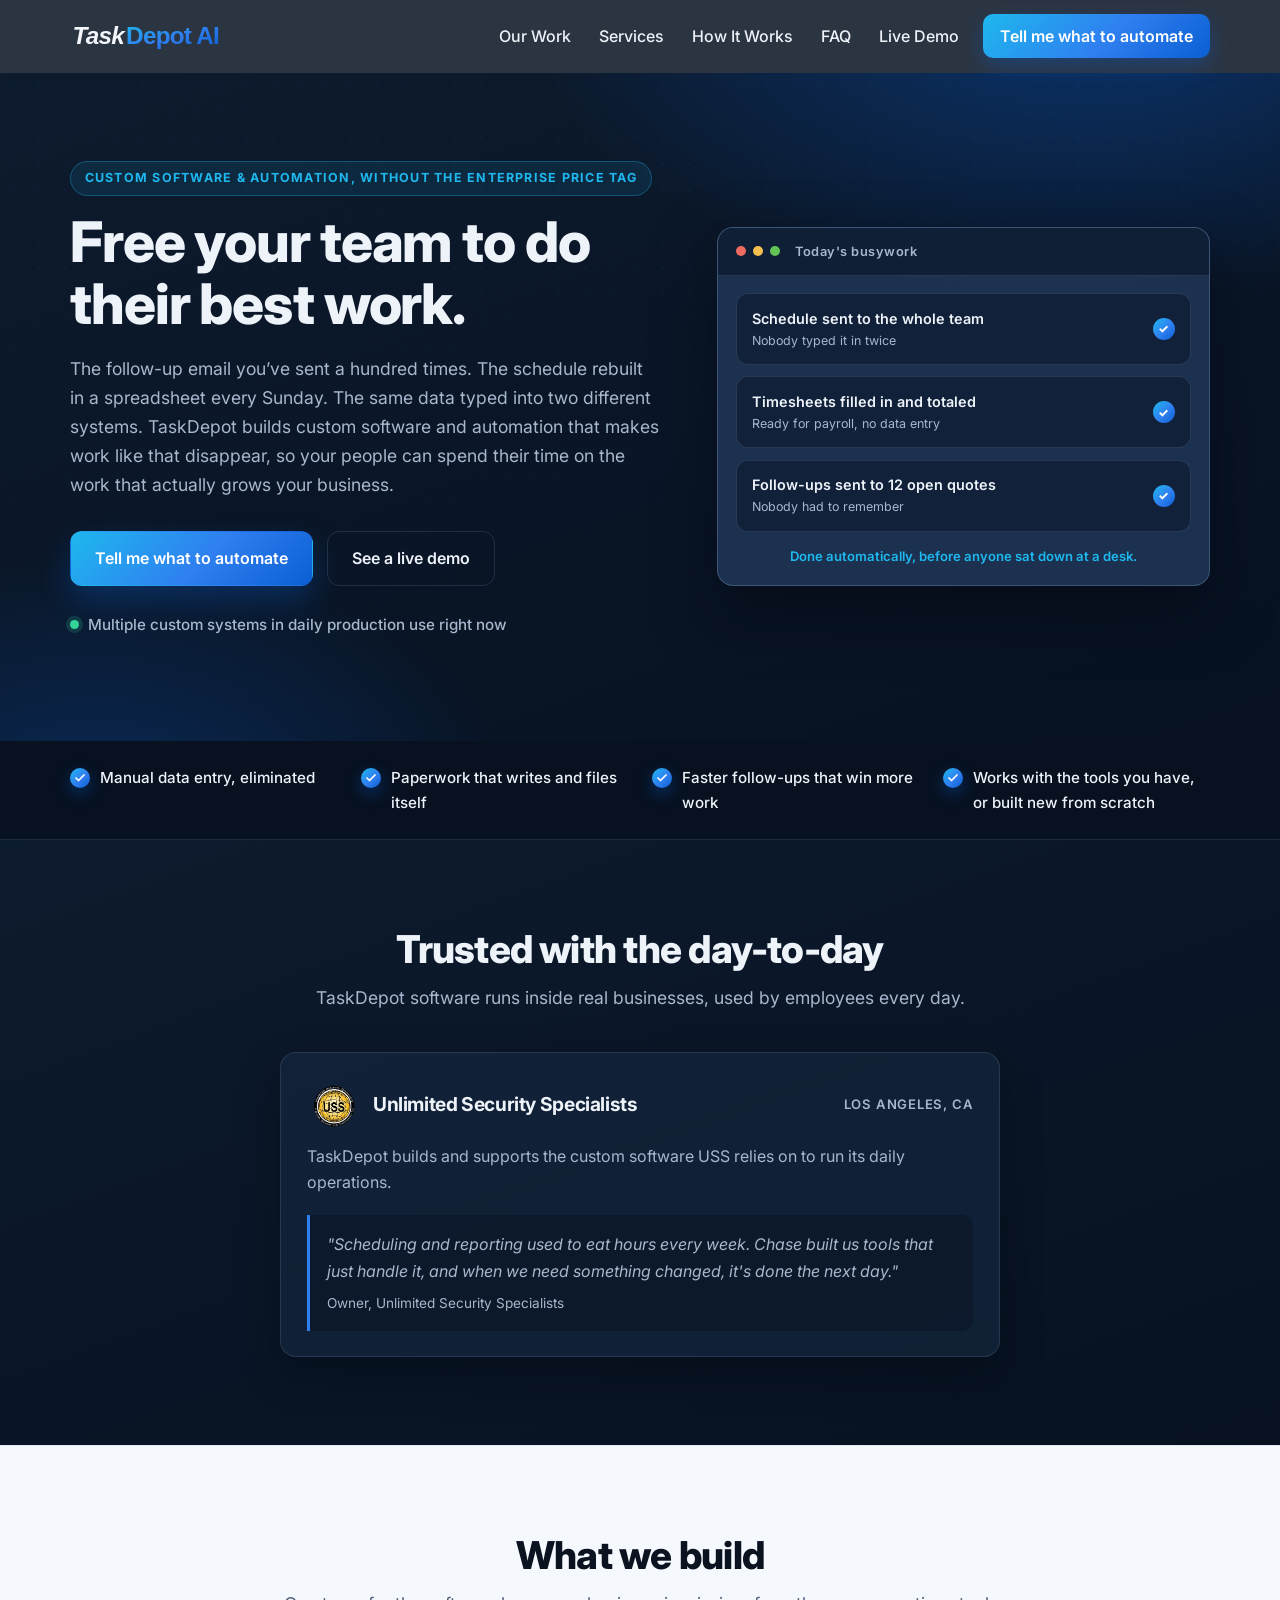
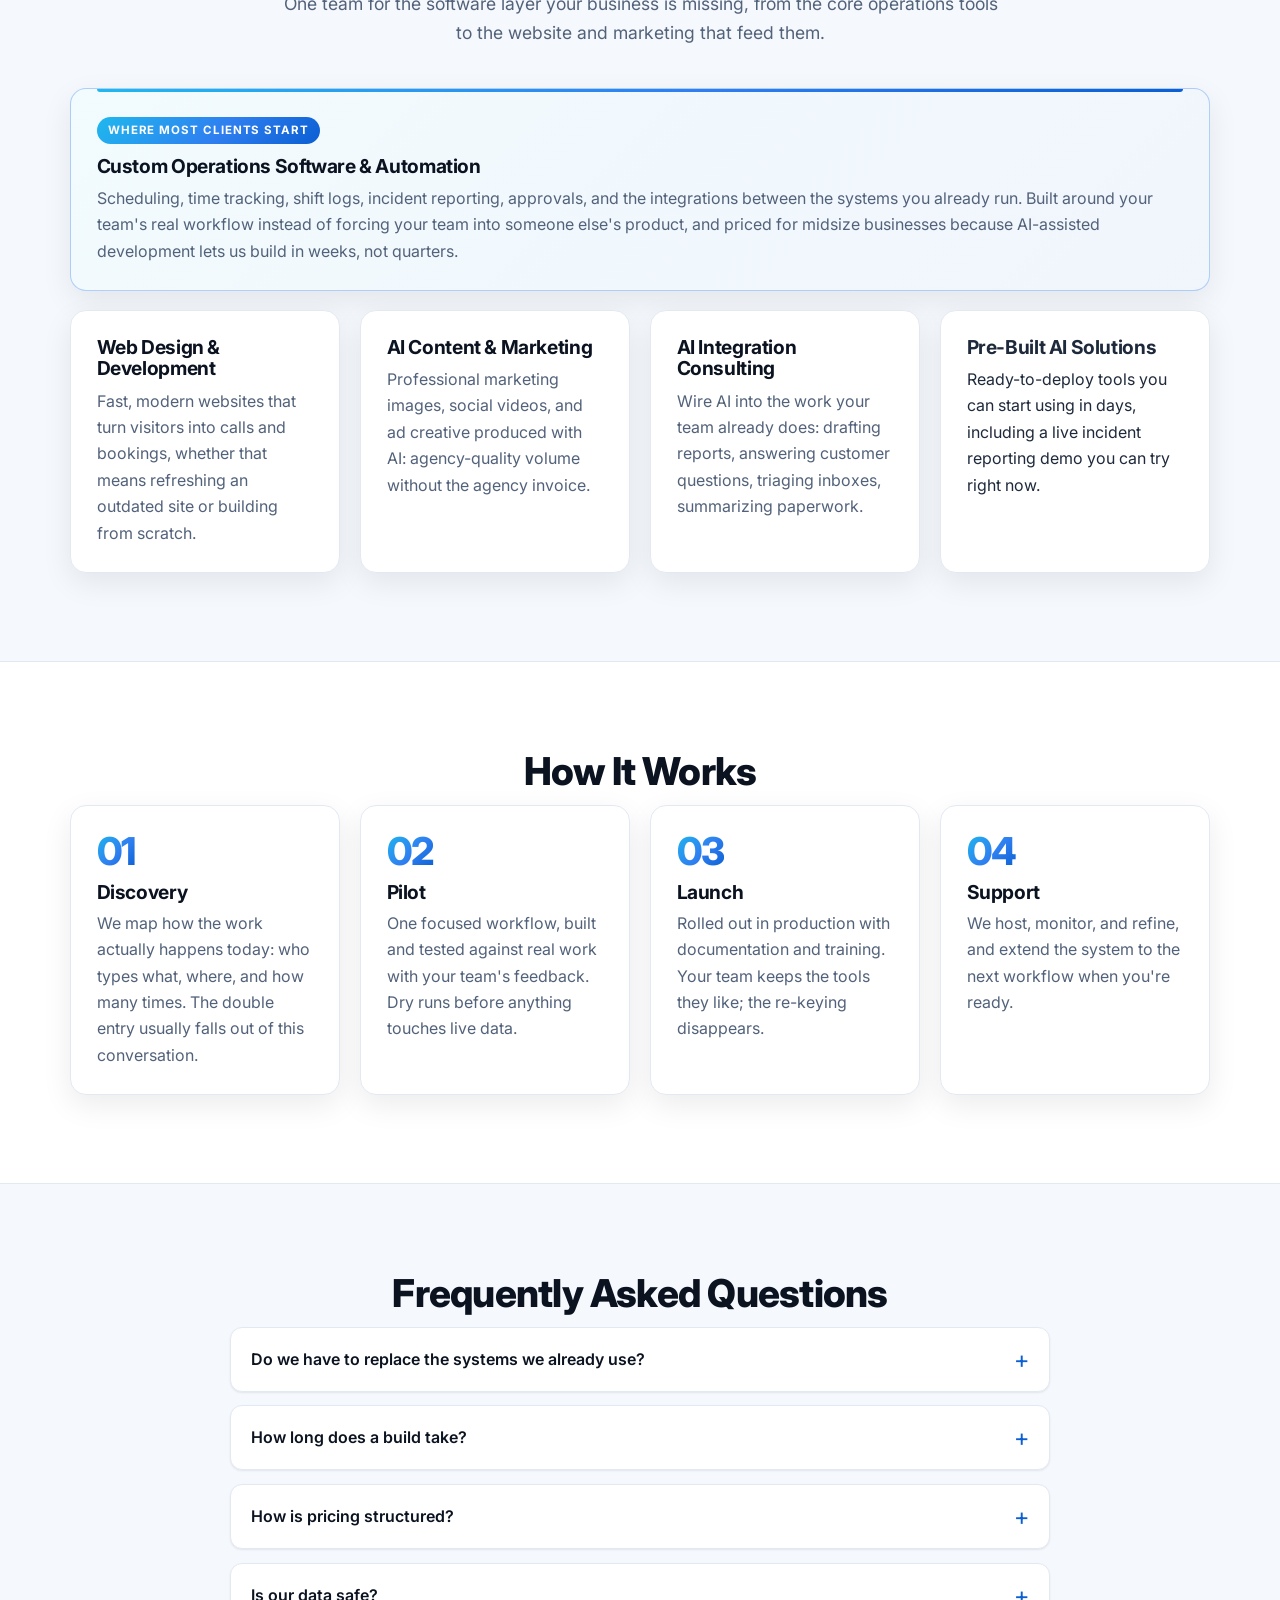
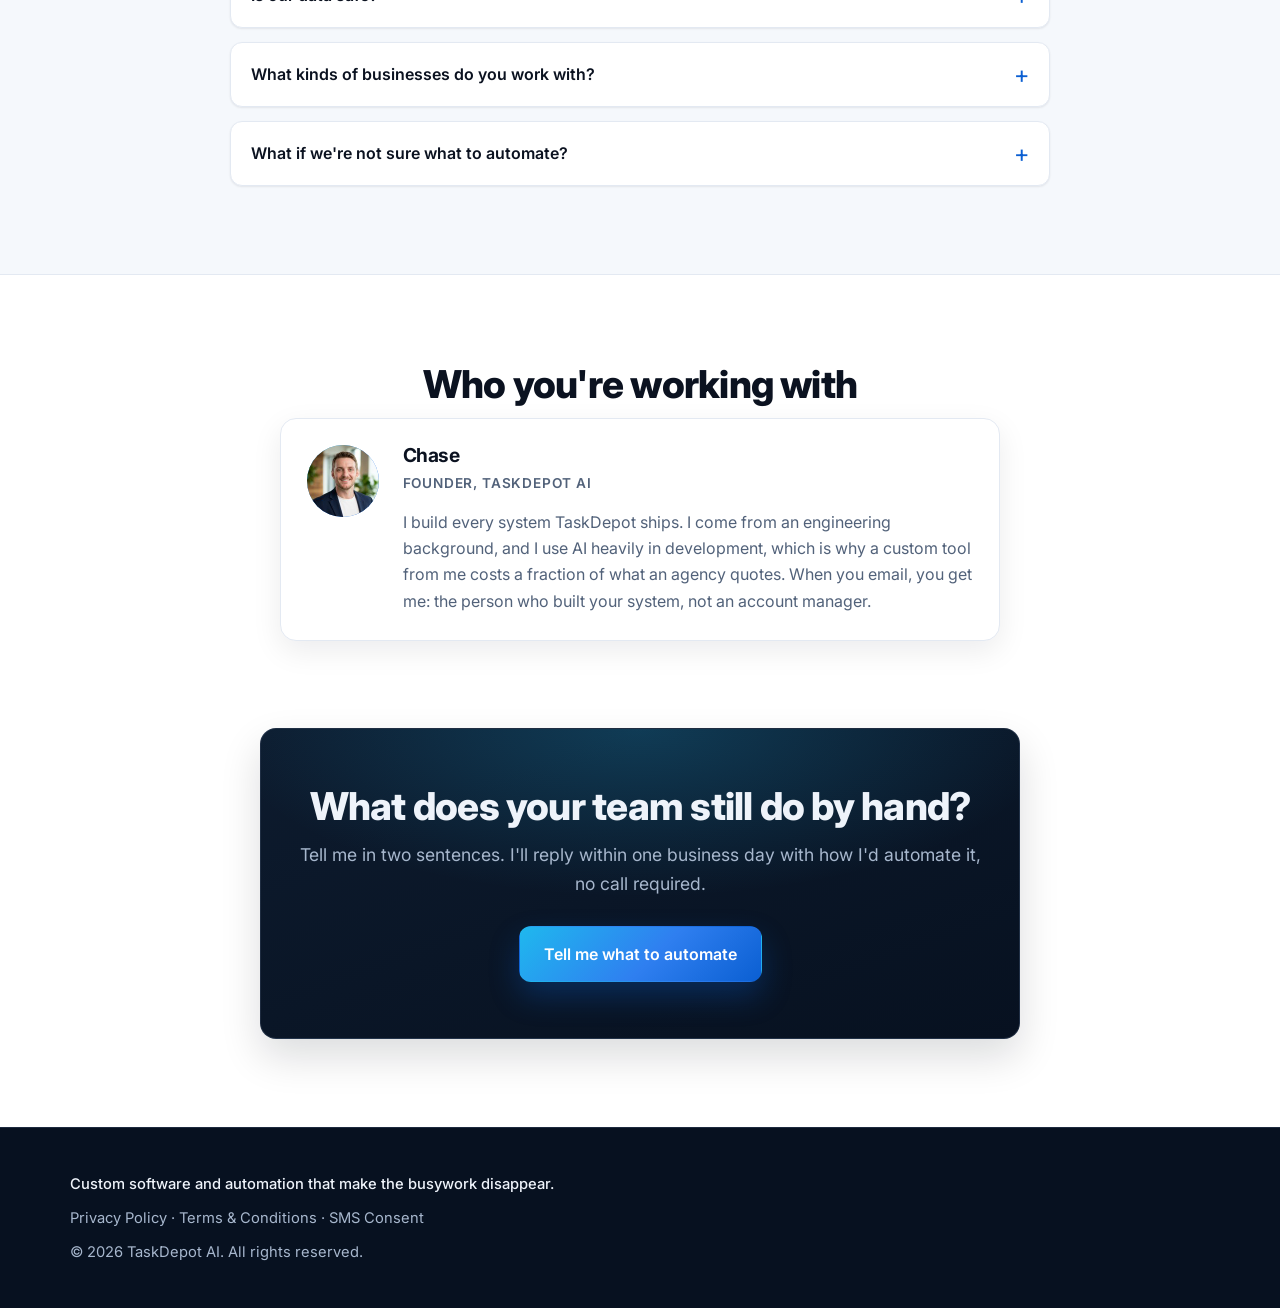
<file: index.html>
<!doctype html>
<html lang="en">
  <head>
    <meta charset="UTF-8" />
    <meta name="viewport" content="width=device-width, initial-scale=1.0" />
    <title>Custom Operations Software and Automation | TaskDepot AI</title>
    <meta
      name="description"
      content="TaskDepot AI builds custom software and automation that eliminate manual work: scheduling, data entry between systems, reporting, and more, built around the systems you already use."
    />
    <meta property="og:title" content="Custom Operations Software and Automation | TaskDepot AI" />
    <meta
      property="og:description"
      content="Custom software and automation that eliminate manual work, built around the systems your business already uses."
    />
    <meta property="og:type" content="website" />
    <meta property="og:url" content="https://taskdepot.ai/" />
    <meta property="og:image" content="https://taskdepot.ai/og-image.png" />
    <meta name="twitter:card" content="summary_large_image" />
    <link rel="icon" type="image/png" href="/favicon.png" />
    <link rel="preconnect" href="https://fonts.googleapis.com" />
    <link rel="preconnect" href="https://fonts.gstatic.com" crossorigin />
    <link
      href="https://fonts.googleapis.com/css2?family=Inter:wght@400;500;600;700;800&display=swap"
      rel="stylesheet"
    />
    <link rel="stylesheet" href="styles.css" />
    <script defer src="script.js"></script>
  </head>
  <body>
    <a class="skip-link" href="#main-content">Skip to content</a>

    <header class="site-header">
      <div class="container nav-wrap">
        <a class="brand" href="/" aria-label="TaskDepot AI Home">
          <img src="/logo-taskdepot-ai-dark.svg" alt="TaskDepot AI" />
        </a>
        <button
          class="menu-toggle"
          type="button"
          aria-expanded="false"
          aria-controls="primary-nav"
          aria-label="Open menu"
        >
          <span></span><span></span><span></span>
        </button>
        <nav id="primary-nav" class="site-nav" aria-label="Primary">
          <a href="#work">Our Work</a>
          <a href="#services">Services</a>
          <a href="#how-it-works">How It Works</a>
          <a href="#faq">FAQ</a>
          <a href="pre-built-ai-solutions.html">Live Demo</a>
          <a class="btn-nav" href="contact.html">Tell me what to automate</a>
        </nav>
      </div>
    </header>

    <main id="main-content">
      <section class="hero section">
        <div class="hero-texture" aria-hidden="true"></div>
        <div class="container hero-grid">
          <div>
            <p class="eyebrow">Custom Software &amp; Automation, Without the Enterprise Price Tag</p>
            <h1>Free your team to do their best work.</h1>
            <p class="lead">
              The follow-up email you&rsquo;ve sent a hundred times. The schedule rebuilt in a
              spreadsheet every Sunday. The same data typed into two different systems.
              TaskDepot builds custom software and automation that makes work like that
              disappear, so your people can spend their time on the work that actually grows
              your business.
            </p>
            <div class="button-group">
              <a class="btn btn-primary" href="contact.html">Tell me what to automate</a>
              <a class="btn btn-secondary" href="pre-built-ai-solutions.html">See a live demo</a>
            </div>
            <p class="trust-line">
              Multiple custom systems in daily production use right now
            </p>
          </div>
          <div class="hero-mock" aria-hidden="true">
            <div class="mock-titlebar">
              <i></i><i></i><i></i>
              <p>Today's busywork</p>
            </div>
            <div class="mock-body">
              <div class="mock-row">
                <div class="mock-text">
                  <p class="mock-label">Schedule sent to the whole team</p>
                  <p class="mock-sub">Nobody typed it in twice</p>
                </div>
                <span class="mock-check">&#10003;</span>
              </div>
              <div class="mock-row">
                <div class="mock-text">
                  <p class="mock-label">Timesheets filled in and totaled</p>
                  <p class="mock-sub">Ready for payroll, no data entry</p>
                </div>
                <span class="mock-check">&#10003;</span>
              </div>
              <div class="mock-row">
                <div class="mock-text">
                  <p class="mock-label">Follow-ups sent to 12 open quotes</p>
                  <p class="mock-sub">Nobody had to remember</p>
                </div>
                <span class="mock-check">&#10003;</span>
              </div>
              <p class="mock-note">Done automatically, before anyone sat down at a desk.</p>
            </div>
          </div>
        </div>
      </section>

      <section class="benefits-bar" aria-label="What changes for your team">
        <div class="container">
          <ul>
            <li>Manual data entry, eliminated</li>
            <li>Paperwork that writes and files itself</li>
            <li>Faster follow-ups that win more work</li>
            <li>Works with the tools you have, or built new from scratch</li>
          </ul>
        </div>
      </section>

      <section id="work" class="section section-dark">
        <div class="container">
          <h2>Trusted with the day-to-day</h2>
          <p class="section-intro">
            TaskDepot software runs inside real businesses, used by employees every day.
          </p>
          <div class="case-grid case-grid-single">
            <article class="card case-card">
              <div class="case-client">
                <div class="case-identity">
                  <img
                    class="case-logo"
                    src="assets/uss-logo-round.png"
                    alt="Unlimited Security Specialists logo"
                    width="56"
                    height="56"
                    loading="lazy"
                  />
                  <h3>Unlimited Security Specialists</h3>
                </div>
                <span class="case-location">Los Angeles, CA</span>
              </div>
              <p>
                TaskDepot builds and supports the custom software USS relies on to run its
                daily operations.
              </p>
              <!-- Testimonial approved by the USS owner, relayed by Chase
                   2026-08-01. Title-only attribution at their preference. -->
              <blockquote class="case-quote">
                <p>
                  "Scheduling and reporting used to eat hours every week. Chase
                  built us tools that just handle it, and when we need something
                  changed, it's done the next day."
                </p>
                <footer>Owner, Unlimited Security Specialists</footer>
              </blockquote>
            </article>
          </div>
        </div>
      </section>

      <section id="services" class="section section-alt">
        <div class="container">
          <h2>What we build</h2>
          <p class="section-intro">
            One team for the software layer your business is missing, from the core operations
            tools to the website and marketing that feed them.
          </p>
          <div class="card-grid four-up">
            <article class="card card-featured">
              <span class="service-tag">Where most clients start</span>
              <h3>Custom Operations Software &amp; Automation</h3>
              <p>
                Scheduling, time tracking, shift logs, incident reporting, approvals, and the
                integrations between the systems you already run. Built around your team's real
                workflow instead of forcing your team into someone else's product, and priced for
                midsize businesses because AI-assisted development lets us build in weeks, not
                quarters.
              </p>
            </article>
            <article class="card">
              <h3>Web Design &amp; Development</h3>
              <p>
                Fast, modern websites that turn visitors into calls and bookings, whether that
                means refreshing an outdated site or building from scratch.
              </p>
            </article>
            <article class="card">
              <h3>AI Content &amp; Marketing</h3>
              <p>
                Professional marketing images, social videos, and ad creative produced with AI:
                agency-quality volume without the agency invoice.
              </p>
            </article>
            <article class="card">
              <h3>AI Integration Consulting</h3>
              <p>
                Wire AI into the work your team already does: drafting reports, answering
                customer questions, triaging inboxes, summarizing paperwork.
              </p>
            </article>
            <a class="card card-link" href="pre-built-ai-solutions.html">
              <h3>Pre-Built AI Solutions</h3>
              <p>
                Ready-to-deploy tools you can start using in days, including a live incident
                reporting demo you can try right now.
              </p>
            </a>
          </div>
        </div>
      </section>

      <section id="how-it-works" class="section">
        <div class="container">
          <h2>How It Works</h2>
          <div class="steps-grid">
            <article class="step-card">
              <span class="step-number">01</span>
              <h3>Discovery</h3>
              <p>
                We map how the work actually happens today: who types what, where, and how many
                times. The double entry usually falls out of this conversation.
              </p>
            </article>
            <article class="step-card">
              <span class="step-number">02</span>
              <h3>Pilot</h3>
              <p>
                One focused workflow, built and tested against real work with your team's
                feedback. Dry runs before anything touches live data.
              </p>
            </article>
            <article class="step-card">
              <span class="step-number">03</span>
              <h3>Launch</h3>
              <p>
                Rolled out in production with documentation and training. Your team keeps the
                tools they like; the re-keying disappears.
              </p>
            </article>
            <article class="step-card">
              <span class="step-number">04</span>
              <h3>Support</h3>
              <p>
                We host, monitor, and refine, and extend the system to the next workflow when
                you're ready.
              </p>
            </article>
          </div>
        </div>
      </section>

      <section id="faq" class="section section-alt">
        <div class="container">
          <h2>Frequently Asked Questions</h2>
          <div class="faq-list">
            <details>
              <summary>Do we have to replace the systems we already use?</summary>
              <p>
                No. Most of our work makes your existing systems work better together. Your
                scheduling platform, payroll, and spreadsheets stay; we build the connections
                and tools around them so your team stops doing the manual work between them.
              </p>
            </details>
            <details>
              <summary>How long does a build take?</summary>
              <p>
                A first working version of one workflow typically ships in 2 to 6 weeks,
                depending on scope and how many systems are involved. You see progress on real
                data early, not a big reveal at the end.
              </p>
            </details>
            <details>
              <summary>How is pricing structured?</summary>
              <p>
                A fixed fee for the initial build, then a monthly rate that covers hosting,
                monitoring, support, and ongoing changes. No surprise hourly invoices.
              </p>
            </details>
            <details>
              <summary>Is our data safe?</summary>
              <p>
                Yes, and we treat this as non-negotiable. Least-privilege access, employee and
                customer personal data kept out of logs and third-party services, and dry runs
                before anything writes to a live system, especially anything payroll-adjacent.
              </p>
            </details>
            <details>
              <summary>What kinds of businesses do you work with?</summary>
              <p>
                Any business where people spend hours on repetitive manual work: scheduling,
                data entry between systems, reports, follow-ups, paperwork. That shows up in
                security, staffing, field services, healthcare, retail, and plenty of others.
                The workflow matters more than the industry.
              </p>
            </details>
            <details>
              <summary>What if we're not sure what to automate?</summary>
              <p>
                Start with whatever your team re-types, re-copies, or chases every week. Tell us
                about it in two sentences and we'll tell you honestly whether it's worth
                automating and what we'd do first.
              </p>
            </details>
          </div>
        </div>
      </section>

      <section class="section">
        <div class="container">
          <h2>Who you're working with</h2>
          <div class="founder-card card">
            <span class="founder-avatar">
              <img src="assets/founder-chase.jpg" alt="Chase, founder of TaskDepot AI" width="144" height="144" loading="lazy" />
            </span>
            <div>
              <h3>Chase</h3>
              <p class="founder-role">Founder, TaskDepot AI</p>
              <p>
                I build every system TaskDepot ships. I come from an engineering background, and
                I use AI heavily in development, which is why a custom tool from me costs a
                fraction of what an agency quotes. When you email, you get me: the person who
                built your system, not an account manager.
              </p>
            </div>
          </div>
        </div>
      </section>

      <section class="section cta-section">
        <div class="container cta-box">
          <h2>What does your team still do by hand?</h2>
          <p>
            Tell me in two sentences. I'll reply within one business day with how I'd automate
            it, no call required.
          </p>
          <a class="btn btn-primary" href="contact.html">Tell me what to automate</a>
        </div>
      </section>
    </main>

    <footer class="site-footer">
      <div class="container footer-grid">
        <p class="tagline">Custom software and automation that make the busywork disappear.</p>
        <p>
          <a href="privacy-policy/">Privacy Policy</a> &middot;
          <a href="terms-conditions/">Terms &amp; Conditions</a> &middot;
          <a href="sms-consent/">SMS Consent</a>
        </p>
        <p>&copy; <span id="year"></span> TaskDepot AI. All rights reserved.</p>
      </div>
    </footer>

    <button class="back-to-top" type="button" aria-label="Back to top">&#8593;</button>
  </body>
</html>
</file>
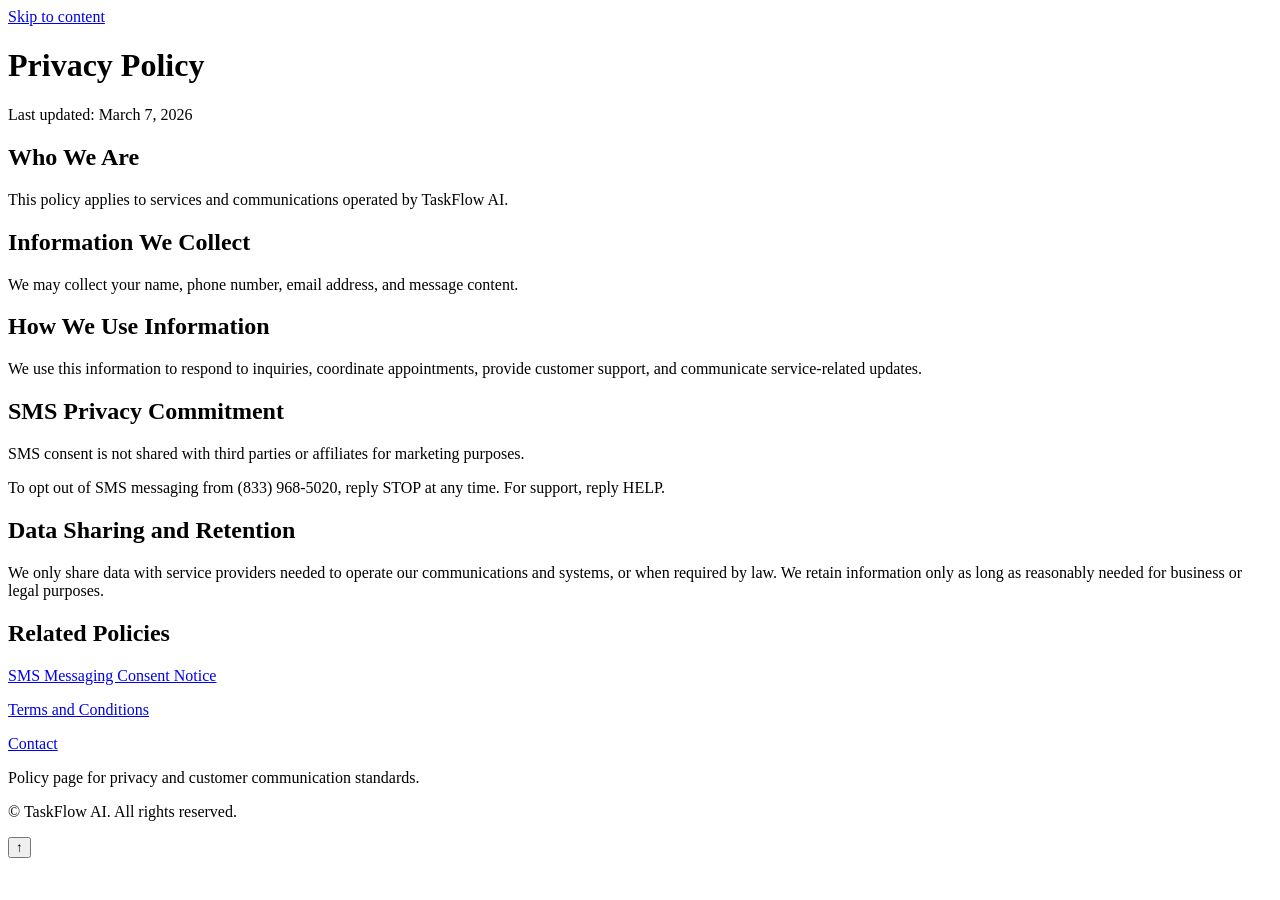
<file: privacy-policy/index.html>
﻿<!doctype html>
<html lang="en">
  <head>
    <meta charset="UTF-8" />
    <meta name="viewport" content="width=device-width, initial-scale=1.0" />
    <title>Privacy Policy | TaskFlow AI</title>
    <meta
      name="description"
      content="Privacy policy for TaskFlow AI customer service and SMS communication operations."
    />
    <meta name="robots" content="noindex, nofollow, noarchive" />
    <link rel="preconnect" href="https://fonts.googleapis.com" />
    <link rel="preconnect" href="https://fonts.gstatic.com" crossorigin />
    <link
      href="https://fonts.googleapis.com/css2?family=Inter:wght@400;500;600;700;800&display=swap"
      rel="stylesheet"
    />
    <link rel="stylesheet" href="https://taskdepot.ai/styles.css" />
    <script defer src="https://taskdepot.ai/script.js"></script>
  </head>
  <body>
    <a class="skip-link" href="#main-content">Skip to content</a>

    <main id="main-content" class="section">
      <div class="container">
        <h1>Privacy Policy</h1>
        <p class="lead">Last updated: March 7, 2026</p>

        <section class="card" aria-label="Business information">
          <h2>Who We Are</h2>
          <p>This policy applies to services and communications operated by TaskFlow AI.</p>
        </section>

        <section class="card" aria-label="Data we collect">
          <h2>Information We Collect</h2>
          <p>We may collect your name, phone number, email address, and message content.</p>
        </section>

        <section class="card" aria-label="How data is used">
          <h2>How We Use Information</h2>
          <p>
            We use this information to respond to inquiries, coordinate appointments, provide customer
            support, and communicate service-related updates.
          </p>
        </section>

        <section class="card" aria-label="SMS privacy">
          <h2>SMS Privacy Commitment</h2>
          <p>SMS consent is not shared with third parties or affiliates for marketing purposes.</p>
          <p>To opt out of SMS messaging from (833) 968-5020, reply STOP at any time. For support, reply HELP.</p>
        </section>

        <section class="card" aria-label="Data sharing and retention">
          <h2>Data Sharing and Retention</h2>
          <p>
            We only share data with service providers needed to operate our communications and systems,
            or when required by law. We retain information only as long as reasonably needed for
            business or legal purposes.
          </p>
        </section>

        <section class="card" aria-label="Policy links">
          <h2>Related Policies</h2>
          <p><a href="https://taskdepot.ai/sms-consent/">SMS Messaging Consent Notice</a></p>
          <p><a href="https://taskdepot.ai/terms-conditions/">Terms and Conditions</a></p>
          <p><a href="https://taskdepot.ai/contact.html">Contact</a></p>
        </section>
      </div>
    </main>

    <footer class="site-footer">
      <div class="container footer-grid">
        <p class="tagline">Policy page for privacy and customer communication standards.</p>
        <p>&copy; <span id="year"></span> TaskFlow AI. All rights reserved.</p>
      </div>
    </footer>

    <button class="back-to-top" type="button" aria-label="Back to top">&#8593;</button>
  </body>
</html>
</file>
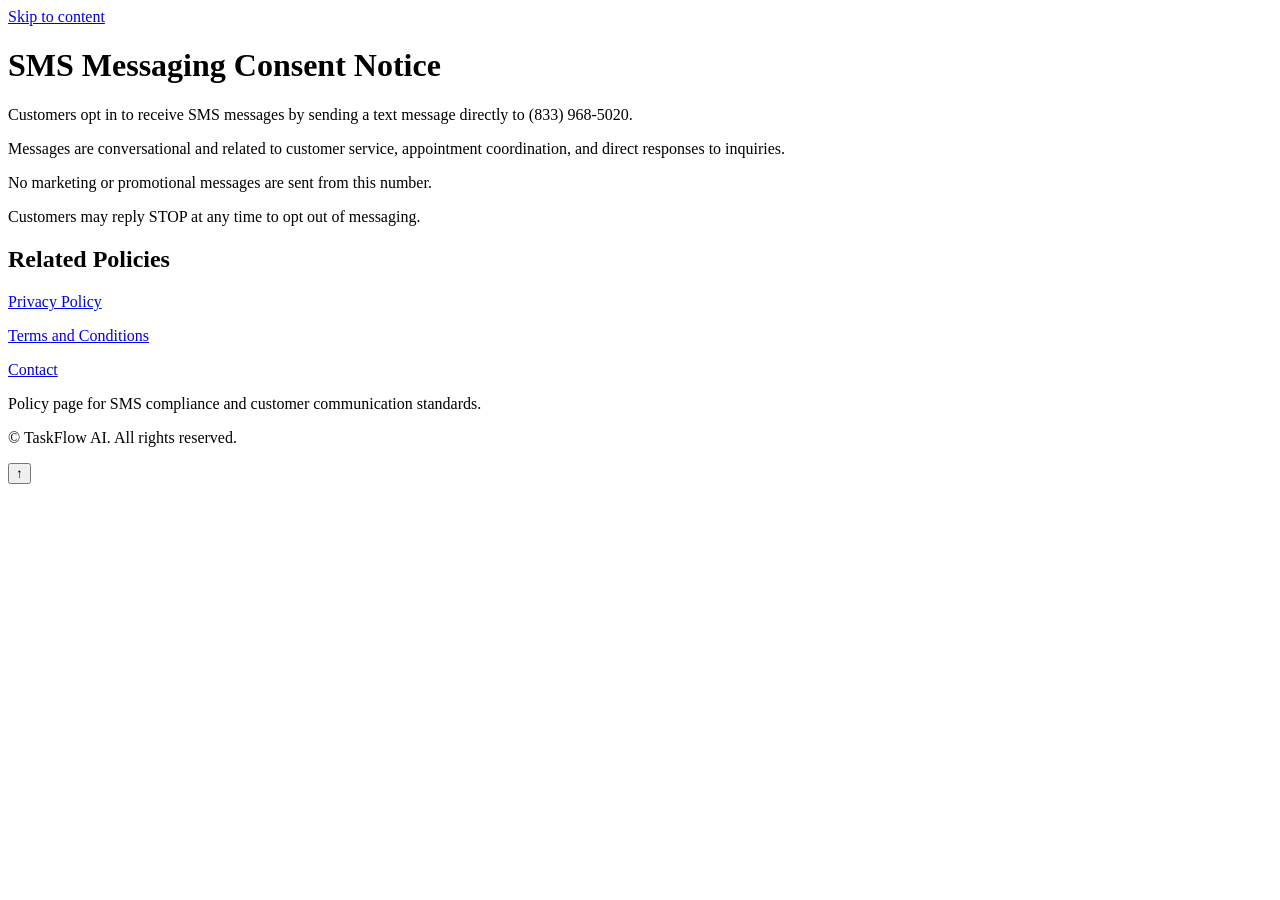
<file: sms-consent/index.html>
﻿<!doctype html>
<html lang="en">
  <head>
    <meta charset="UTF-8" />
    <meta name="viewport" content="width=device-width, initial-scale=1.0" />
    <title>SMS Messaging Consent Notice | TaskFlow AI</title>
    <meta
      name="description"
      content="SMS messaging consent notice for TaskFlow AI customer support and appointment coordination communications."
    />
    <meta name="robots" content="noindex, nofollow, noarchive" />
    <link rel="preconnect" href="https://fonts.googleapis.com" />
    <link rel="preconnect" href="https://fonts.gstatic.com" crossorigin />
    <link
      href="https://fonts.googleapis.com/css2?family=Inter:wght@400;500;600;700;800&display=swap"
      rel="stylesheet"
    />
    <link rel="stylesheet" href="https://taskdepot.ai/styles.css" />
    <script defer src="https://taskdepot.ai/script.js"></script>
  </head>
  <body>
    <a class="skip-link" href="#main-content">Skip to content</a>

    <main id="main-content" class="section">
      <div class="container">
        <h1>SMS Messaging Consent Notice</h1>
        <div class="card">
          <p>
            Customers opt in to receive SMS messages by sending a text message directly to (833) 968-5020.
          </p>
          <p>
            Messages are conversational and related to customer service, appointment coordination, and
            direct responses to inquiries.
          </p>
          <p>No marketing or promotional messages are sent from this number.</p>
          <p>Customers may reply STOP at any time to opt out of messaging.</p>
        </div>

        <section class="card" aria-label="Related policy links">
          <h2>Related Policies</h2>
          <p><a href="https://taskdepot.ai/privacy-policy/">Privacy Policy</a></p>
          <p><a href="https://taskdepot.ai/terms-conditions/">Terms and Conditions</a></p>
          <p><a href="https://taskdepot.ai/contact.html">Contact</a></p>
        </section>
      </div>
    </main>

    <footer class="site-footer">
      <div class="container footer-grid">
        <p class="tagline">Policy page for SMS compliance and customer communication standards.</p>
        <p>&copy; <span id="year"></span> TaskFlow AI. All rights reserved.</p>
      </div>
    </footer>

    <button class="back-to-top" type="button" aria-label="Back to top">&#8593;</button>
  </body>
</html>
</file>
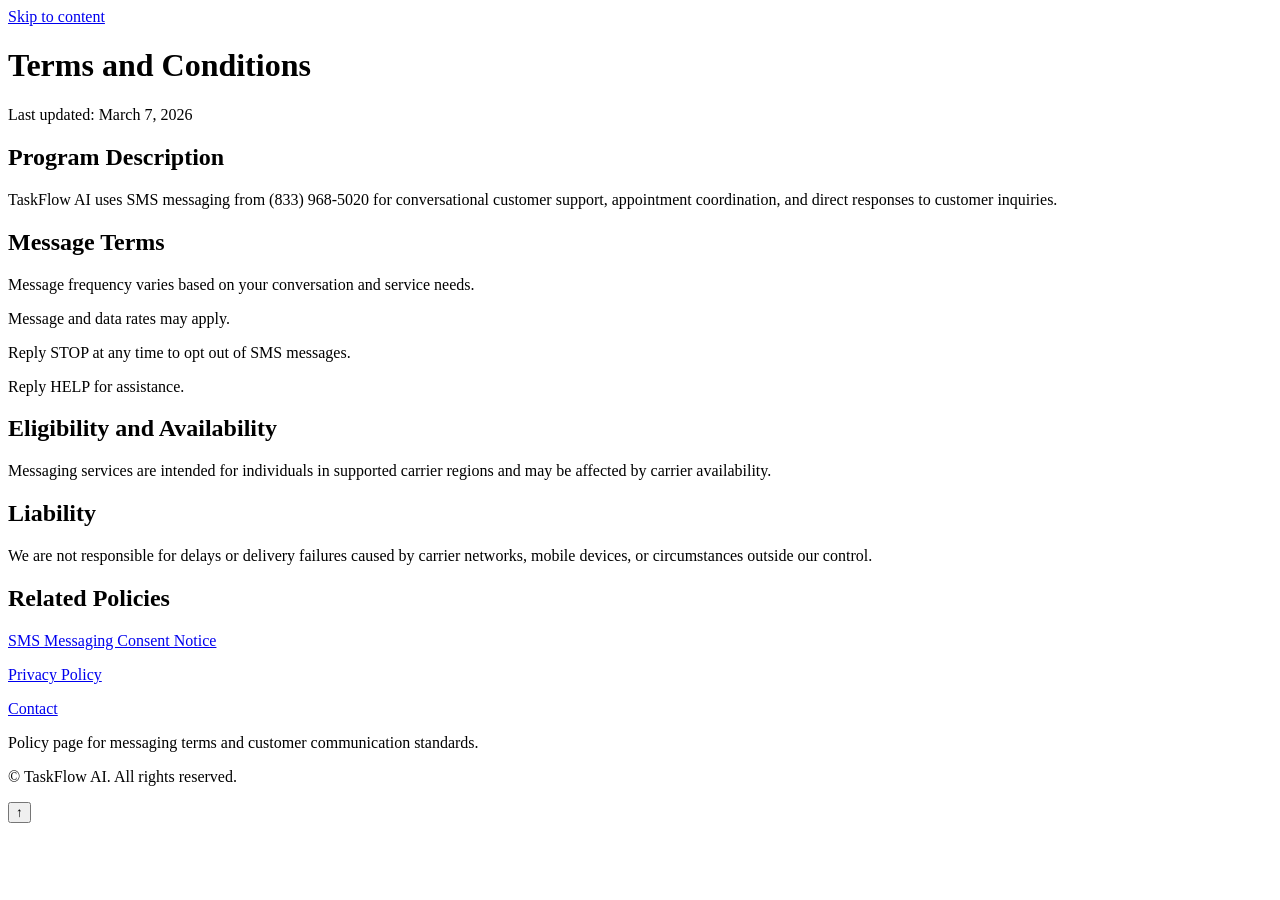
<file: terms-conditions/index.html>
﻿<!doctype html>
<html lang="en">
  <head>
    <meta charset="UTF-8" />
    <meta name="viewport" content="width=device-width, initial-scale=1.0" />
    <title>Terms and Conditions | TaskFlow AI</title>
    <meta
      name="description"
      content="Terms and conditions for TaskFlow AI customer communications and SMS messaging program."
    />
    <meta name="robots" content="noindex, nofollow, noarchive" />
    <link rel="preconnect" href="https://fonts.googleapis.com" />
    <link rel="preconnect" href="https://fonts.gstatic.com" crossorigin />
    <link
      href="https://fonts.googleapis.com/css2?family=Inter:wght@400;500;600;700;800&display=swap"
      rel="stylesheet"
    />
    <link rel="stylesheet" href="https://taskdepot.ai/styles.css" />
    <script defer src="https://taskdepot.ai/script.js"></script>
  </head>
  <body>
    <a class="skip-link" href="#main-content">Skip to content</a>

    <main id="main-content" class="section">
      <div class="container">
        <h1>Terms and Conditions</h1>
        <p class="lead">Last updated: March 7, 2026</p>

        <section class="card" aria-label="Program description">
          <h2>Program Description</h2>
          <p>
            TaskFlow AI uses SMS messaging from (833) 968-5020 for conversational customer support, appointment coordination, and direct responses to customer inquiries.
          </p>
        </section>

        <section class="card" aria-label="Message terms">
          <h2>Message Terms</h2>
          <p>Message frequency varies based on your conversation and service needs.</p>
          <p>Message and data rates may apply.</p>
          <p>Reply STOP at any time to opt out of SMS messages.</p>
          <p>Reply HELP for assistance.</p>
        </section>

        <section class="card" aria-label="Eligibility and availability">
          <h2>Eligibility and Availability</h2>
          <p>
            Messaging services are intended for individuals in supported carrier regions and may be
            affected by carrier availability.
          </p>
        </section>

        <section class="card" aria-label="Liability">
          <h2>Liability</h2>
          <p>
            We are not responsible for delays or delivery failures caused by carrier networks, mobile
            devices, or circumstances outside our control.
          </p>
        </section>

        <section class="card" aria-label="Policy links">
          <h2>Related Policies</h2>
          <p><a href="https://taskdepot.ai/sms-consent/">SMS Messaging Consent Notice</a></p>
          <p><a href="https://taskdepot.ai/privacy-policy/">Privacy Policy</a></p>
          <p><a href="https://taskdepot.ai/contact.html">Contact</a></p>
        </section>
      </div>
    </main>

    <footer class="site-footer">
      <div class="container footer-grid">
        <p class="tagline">Policy page for messaging terms and customer communication standards.</p>
        <p>&copy; <span id="year"></span> TaskFlow AI. All rights reserved.</p>
      </div>
    </footer>

    <button class="back-to-top" type="button" aria-label="Back to top">&#8593;</button>
  </body>
</html>
</file>
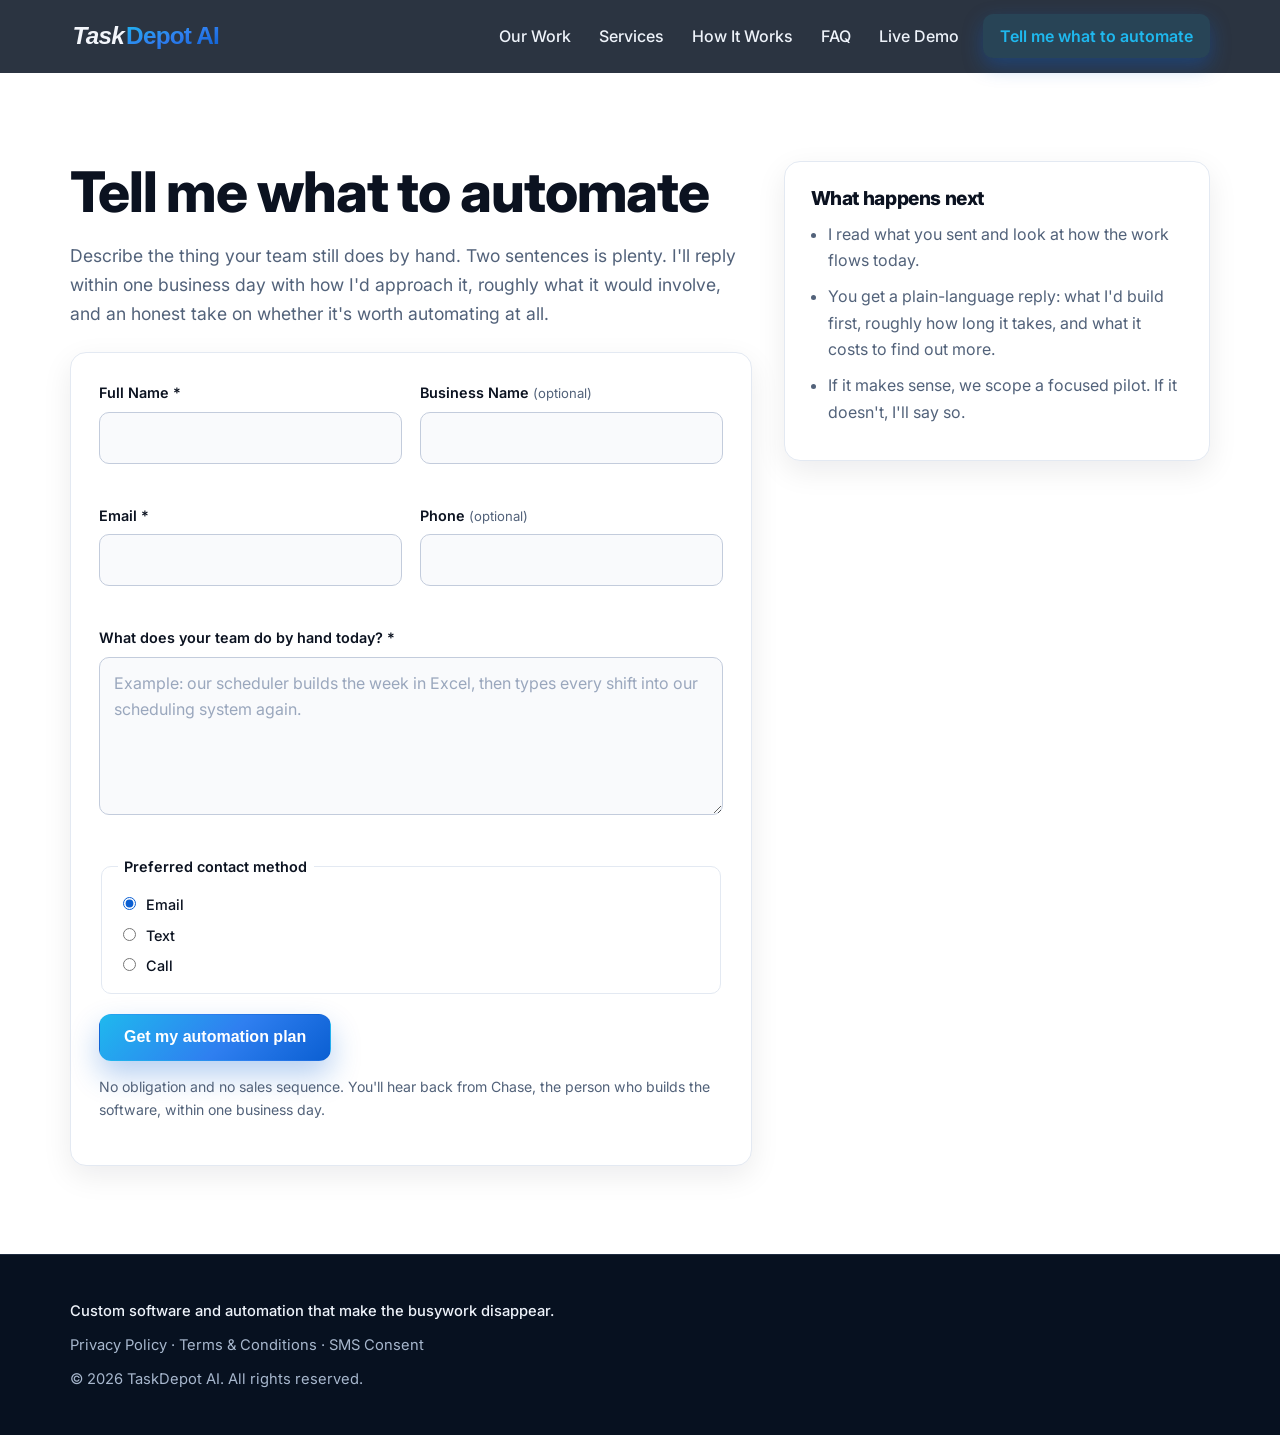
<file: contact.html>
<!doctype html>
<html lang="en">
  <head>
    <meta charset="UTF-8" />
    <meta name="viewport" content="width=device-width, initial-scale=1.0" />
    <title>Tell Me What to Automate | TaskDepot AI</title>
    <meta
      name="description"
      content="Describe the thing your team still does by hand. TaskDepot AI replies within one business day with how we'd automate it."
    />
    <meta property="og:title" content="Tell Me What to Automate | TaskDepot AI" />
    <meta
      property="og:description"
      content="Describe the thing your team still does by hand and get back a straight answer on how we'd automate it."
    />
    <meta property="og:type" content="website" />
    <meta property="og:url" content="https://taskdepot.ai/contact.html" />
    <meta property="og:image" content="https://taskdepot.ai/og-image.png" />
    <meta name="twitter:card" content="summary_large_image" />
    <link rel="icon" type="image/png" href="/favicon.png" />
    <link rel="preconnect" href="https://fonts.googleapis.com" />
    <link rel="preconnect" href="https://fonts.gstatic.com" crossorigin />
    <link
      href="https://fonts.googleapis.com/css2?family=Inter:wght@400;500;600;700;800&display=swap"
      rel="stylesheet"
    />
    <link rel="stylesheet" href="styles.css" />
    <script defer src="script.js"></script>
  </head>
  <body>
    <a class="skip-link" href="#main-content">Skip to content</a>

    <header class="site-header">
      <div class="container nav-wrap">
        <a class="brand" href="/" aria-label="TaskDepot AI Home">
          <img src="/logo-taskdepot-ai-dark.svg" alt="TaskDepot AI" />
        </a>
        <button
          class="menu-toggle"
          type="button"
          aria-expanded="false"
          aria-controls="primary-nav"
          aria-label="Open menu"
        >
          <span></span><span></span><span></span>
        </button>
        <nav id="primary-nav" class="site-nav" aria-label="Primary">
          <a href="index.html#work">Our Work</a>
          <a href="index.html#services">Services</a>
          <a href="index.html#how-it-works">How It Works</a>
          <a href="index.html#faq">FAQ</a>
          <a href="pre-built-ai-solutions.html">Live Demo</a>
          <a class="btn-nav" href="contact.html" aria-current="page">Tell me what to automate</a>
        </nav>
      </div>
    </header>

    <main id="main-content" class="section">
      <div class="container contact-layout">
        <section>
          <h1>Tell me what to automate</h1>
          <p class="lead">
            Describe the thing your team still does by hand. Two sentences is plenty. I'll reply
            within one business day with how I'd approach it, roughly what it would involve, and
            an honest take on whether it's worth automating at all.
          </p>

          <form
            id="contact-form"
            action="https://formspree.io/f/mbdavnkq"
            method="POST"
            novalidate
          >
            <div class="form-grid">
              <div class="form-field">
                <label for="fullName">Full Name <span aria-hidden="true">*</span></label>
                <input id="fullName" name="fullName" type="text" required />
                <p class="error-message" data-error-for="fullName"></p>
              </div>

              <div class="form-field">
                <label for="businessName">Business Name <span class="optional">(optional)</span></label>
                <input id="businessName" name="businessName" type="text" />
              </div>

              <div class="form-field">
                <label for="email">Email <span aria-hidden="true">*</span></label>
                <input id="email" name="email" type="email" required />
                <p class="error-message" data-error-for="email"></p>
              </div>

              <div class="form-field">
                <label for="phone">Phone <span class="optional">(optional)</span></label>
                <input id="phone" name="phone" type="tel" />
              </div>

              <div class="form-field full-width">
                <label for="automationGoal">What does your team do by hand today? <span aria-hidden="true">*</span></label>
                <textarea
                  id="automationGoal"
                  name="automationGoal"
                  rows="5"
                  required
                  placeholder="Example: our scheduler builds the week in Excel, then types every shift into our scheduling system again."
                ></textarea>
                <p class="error-message" data-error-for="automationGoal"></p>
              </div>

              <fieldset class="form-field full-width radio-group">
                <legend>Preferred contact method</legend>
                <label><input type="radio" name="contactMethod" value="Email" checked /> Email</label>
                <label><input type="radio" name="contactMethod" value="Text" /> Text</label>
                <label><input type="radio" name="contactMethod" value="Call" /> Call</label>
              </fieldset>
            </div>

            <button type="submit" class="btn btn-primary">Get my automation plan</button>
            <p class="form-microcopy">
              No obligation and no sales sequence. You'll hear back from Chase, the person who
              builds the software, within one business day.
            </p>

            <p id="form-success" class="success-message" role="status" aria-live="polite"></p>
            <p id="mailto-fallback" class="mailto-link"></p>
          </form>
        </section>

        <aside class="card">
          <h2>What happens next</h2>
          <ul>
            <li>I read what you sent and look at how the work flows today.</li>
            <li>You get a plain-language reply: what I'd build first, roughly how long it takes, and what it costs to find out more.</li>
            <li>If it makes sense, we scope a focused pilot. If it doesn't, I'll say so.</li>
          </ul>
        </aside>
      </div>
    </main>

    <footer class="site-footer">
      <div class="container footer-grid">
        <p class="tagline">Custom software and automation that make the busywork disappear.</p>
        <p>
          <a href="privacy-policy/">Privacy Policy</a> &middot;
          <a href="terms-conditions/">Terms &amp; Conditions</a> &middot;
          <a href="sms-consent/">SMS Consent</a>
        </p>
        <p>&copy; <span id="year"></span> TaskDepot AI. All rights reserved.</p>
      </div>
    </footer>

    <button class="back-to-top" type="button" aria-label="Back to top">&#8593;</button>
  </body>
</html>
</file>
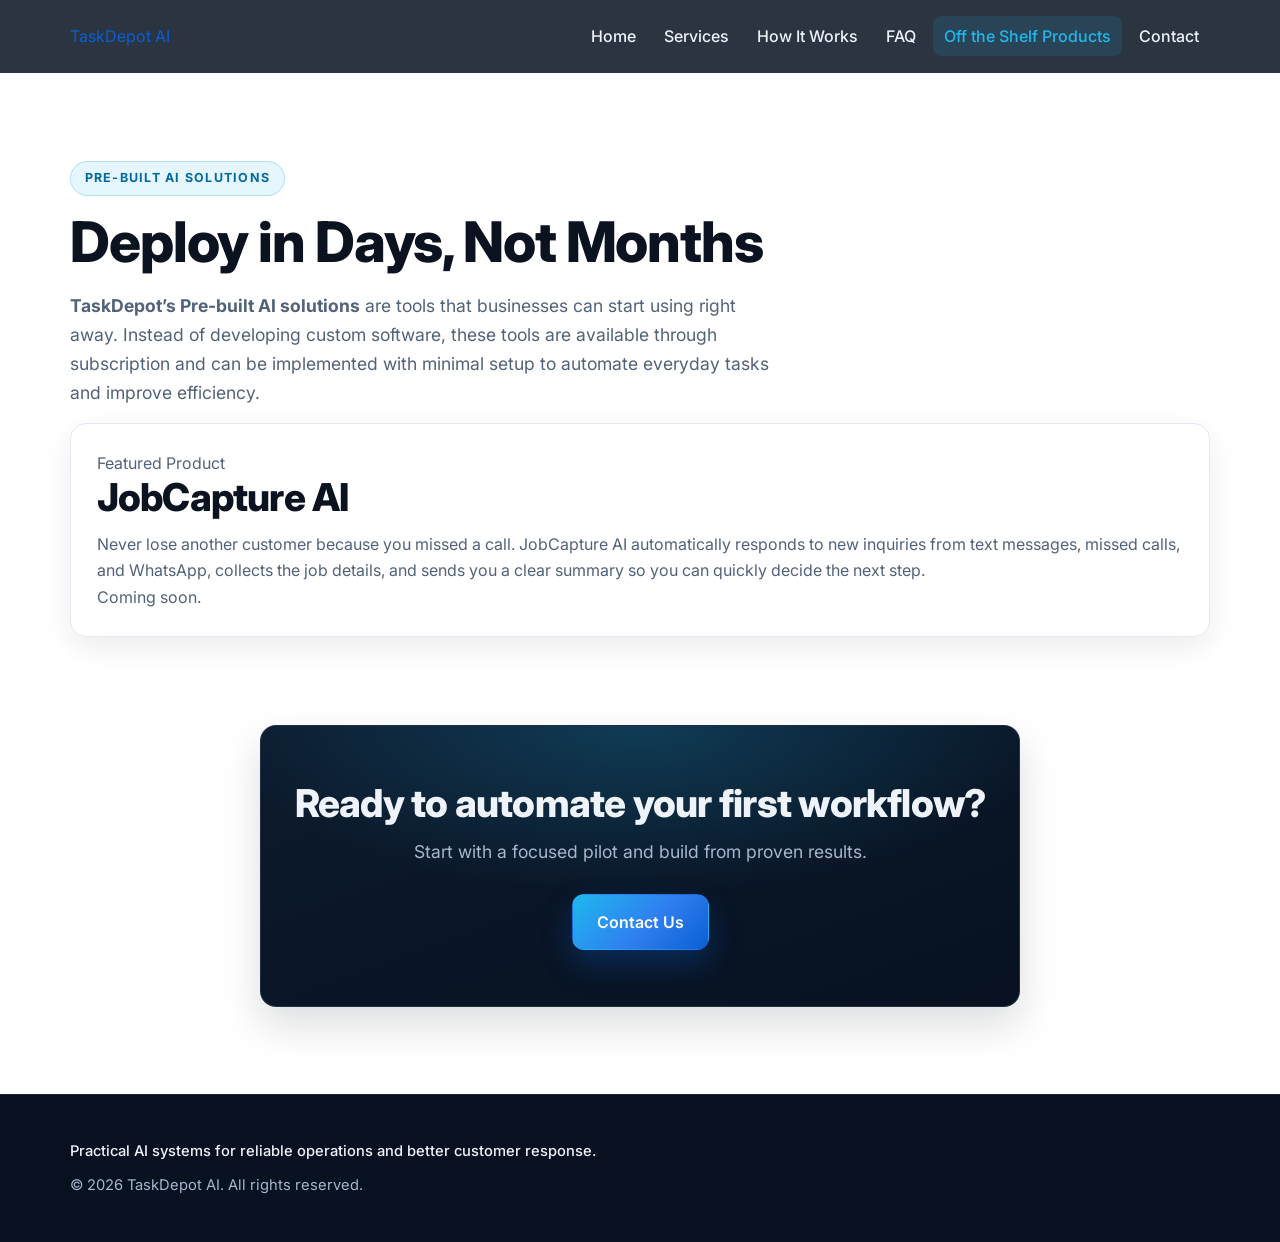
<file: off-the-shelf-products.html>
<!doctype html>
<html lang="en">
  <head>
    <meta charset="UTF-8" />
    <meta name="viewport" content="width=device-width, initial-scale=1.0" />
    <title>Off the Shelf Products | TaskDepot AI</title>
    <meta
      name="description"
      content="Explore off-the-shelf product offerings from TaskDepot AI."
    />
    <meta property="og:title" content="Off the Shelf Products | TaskDepot AI" />
    <meta
      property="og:description"
      content="A dedicated page for TaskDepot AI off-the-shelf products."
    />
    <meta property="og:type" content="website" />
    <link rel="preconnect" href="https://fonts.googleapis.com" />
    <link rel="preconnect" href="https://fonts.gstatic.com" crossorigin />
    <link
      href="https://fonts.googleapis.com/css2?family=Inter:wght@400;500;600;700;800&display=swap"
      rel="stylesheet"
    />
    <link rel="stylesheet" href="styles.css" />
    <script defer src="script.js"></script>
  </head>
  <body>
    <a class="skip-link" href="#main-content">Skip to content</a>

    <header class="site-header">
      <div class="container nav-wrap">
        <a class="brand" href="index.html">TaskDepot AI</a>
        <button
          class="menu-toggle"
          type="button"
          aria-expanded="false"
          aria-controls="primary-nav"
          aria-label="Open menu"
        >
          <span></span><span></span><span></span>
        </button>
        <nav id="primary-nav" class="site-nav" aria-label="Primary">
          <a href="index.html">Home</a>
          <a href="index.html#services">Services</a>
          <a href="index.html#how-it-works">How It Works</a>
          <a href="index.html#faq">FAQ</a>
          <a href="off-the-shelf-products.html" aria-current="page">Off the Shelf Products</a>
          <a href="contact.html">Contact</a>
        </nav>
      </div>
    </header>

    <main id="main-content">
      <section class="section">
        <div class="container product-overview">
          <p class="eyebrow">Pre-Built AI Solutions</p>
          <h1>Deploy in Days, Not Months</h1>
          <p class="lead">
            <strong>TaskDepot’s Pre-built AI solutions</strong> are tools that businesses can start using right away.
            Instead of developing custom software, these tools are available through
            subscription and can be implemented with minimal setup to automate everyday
            tasks and improve efficiency.
          </p>

          <article class="card product-spotlight" aria-label="Featured product">
            <p class="spotlight-label">Featured Product</p>
            <h2>JobCapture AI</h2>
            <p>
              Never lose another customer because you missed a call.
              JobCapture AI automatically responds to new inquiries from text messages,
              missed calls, and WhatsApp, collects the job details, and sends you a clear
              summary so you can quickly decide the next step.
            </p>
            <p class="coming-soon-badge">Coming soon.</p>
          </article>
        </div>
      </section>

      <section class="section cta-section">
        <div class="container cta-box">
          <h2>Ready to automate your first workflow?</h2>
          <p>Start with a focused pilot and build from proven results.</p>
          <a class="btn btn-primary" href="contact.html">Contact Us</a>
        </div>
      </section>
    </main>

    <footer class="site-footer">
      <div class="container footer-grid">
        <p class="tagline">Practical AI systems for reliable operations and better customer response.</p>
        <p>&copy; <span id="year"></span> TaskDepot AI. All rights reserved.</p>
      </div>
    </footer>

    <button class="back-to-top" type="button" aria-label="Back to top">&#8593;</button>
  </body>
</html>
</file>
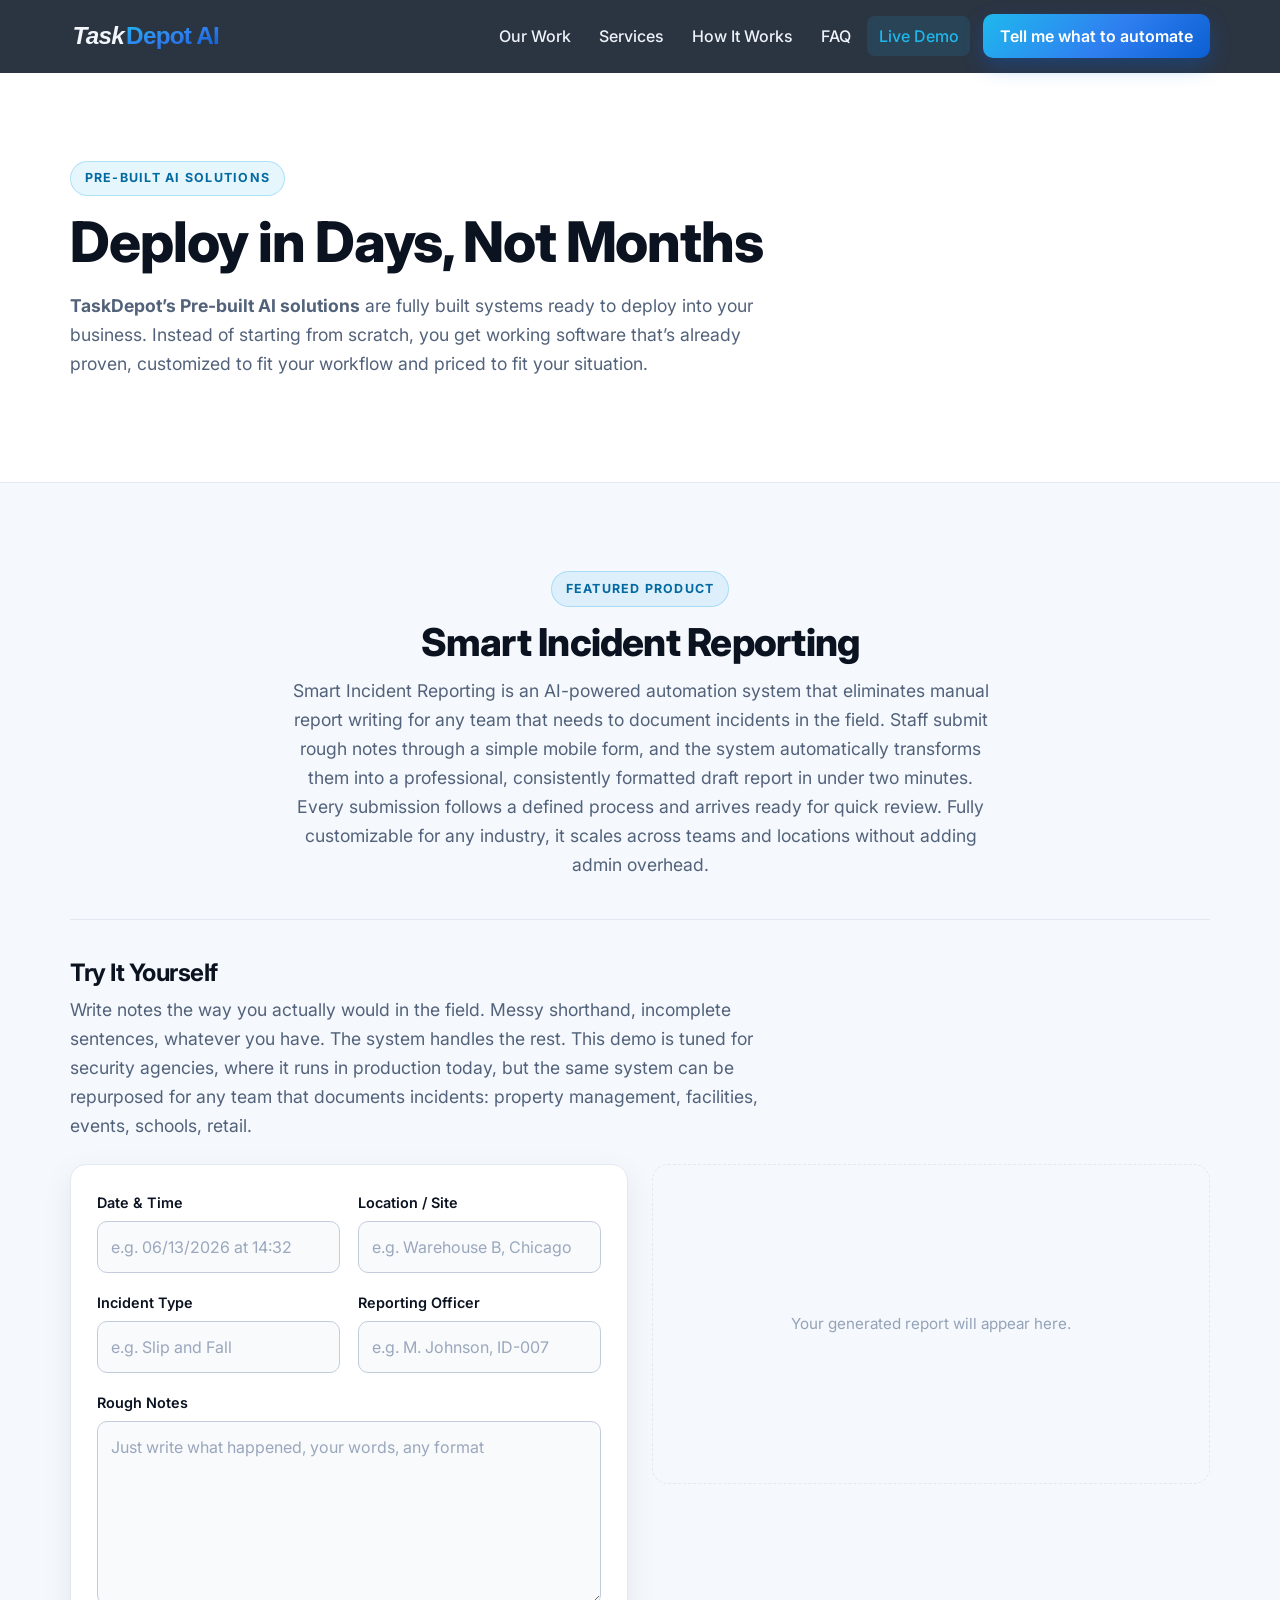
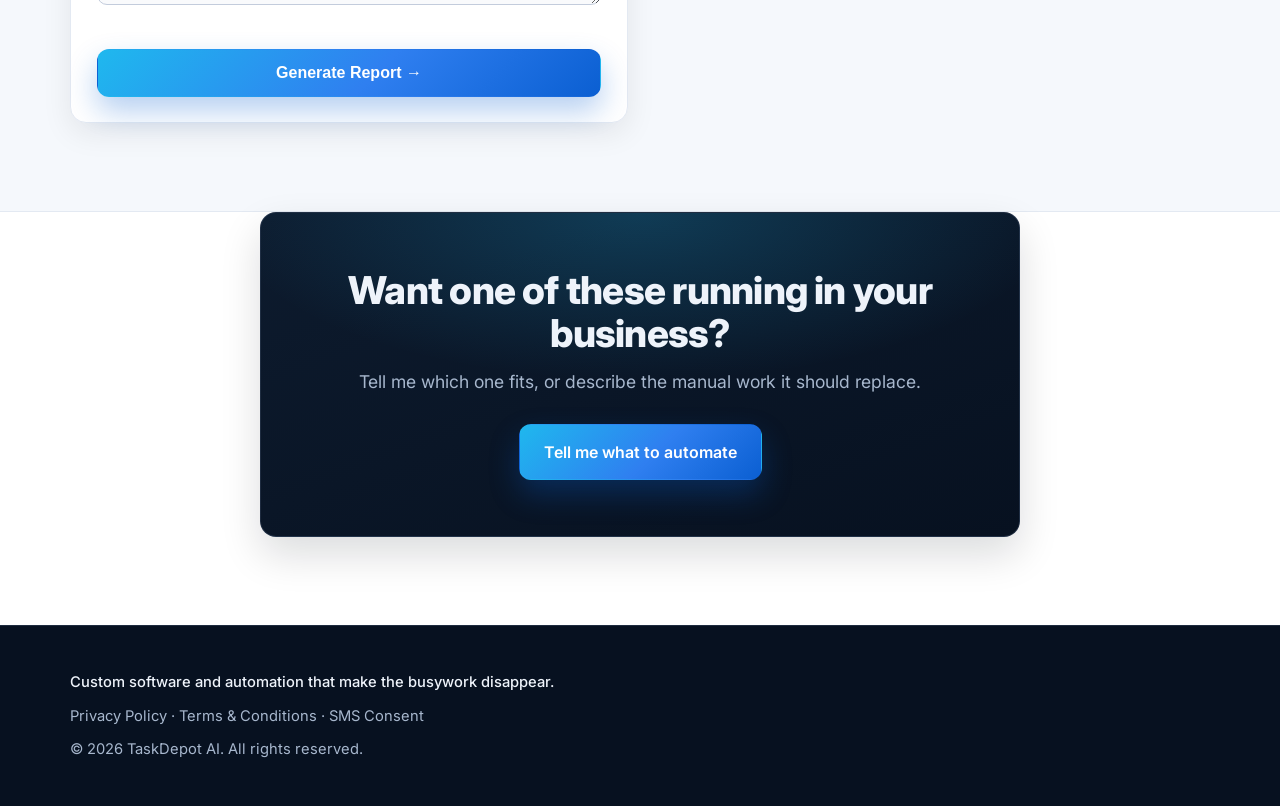
<file: pre-built-ai-solutions.html>
<!doctype html>
<html lang="en">
  <head>
    <meta charset="UTF-8" />
    <meta name="viewport" content="width=device-width, initial-scale=1.0" />
    <title>Pre-Built AI Solutions | TaskDepot AI</title>
    <meta
      name="description"
      content="Explore Pre-Built AI Solutions from TaskDepot AI."
    />
    <meta property="og:title" content="Pre-Built AI Solutions | TaskDepot AI" />
    <meta
      property="og:description"
      content="A dedicated page for TaskDepot AI Pre-Built AI Solutions."
    />
    <meta property="og:type" content="website" />
    <meta property="og:image" content="https://taskdepot.ai/og-image.png" />
    <link rel="icon" type="image/png" href="/favicon.png" />
    <link rel="preconnect" href="https://fonts.googleapis.com" />
    <link rel="preconnect" href="https://fonts.gstatic.com" crossorigin />
    <link
      href="https://fonts.googleapis.com/css2?family=Inter:wght@400;500;600;700;800&display=swap"
      rel="stylesheet"
    />
    <link rel="stylesheet" href="styles.css" />
    <script defer src="script.js"></script>
  </head>
  <body>
    <a class="skip-link" href="#main-content">Skip to content</a>

    <header class="site-header">
      <div class="container nav-wrap">
        <a class="brand" href="/" aria-label="TaskDepot AI Home">
          <img src="/logo-taskdepot-ai-dark.svg" alt="TaskDepot AI" />
        </a>
        <button
          class="menu-toggle"
          type="button"
          aria-expanded="false"
          aria-controls="primary-nav"
          aria-label="Open menu"
        >
          <span></span><span></span><span></span>
        </button>
        <nav id="primary-nav" class="site-nav" aria-label="Primary">
          <a href="index.html#work">Our Work</a>
          <a href="index.html#services">Services</a>
          <a href="index.html#how-it-works">How It Works</a>
          <a href="index.html#faq">FAQ</a>
          <a href="pre-built-ai-solutions.html" aria-current="page">Live Demo</a>
          <a class="btn-nav" href="contact.html">Tell me what to automate</a>
        </nav>
      </div>
    </header>

    <main id="main-content">
      <section class="section">
        <div class="container product-overview">
          <p class="eyebrow">Pre-Built AI Solutions</p>
          <h1>Deploy in Days, Not Months</h1>
          <p class="lead">
            <strong>TaskDepot’s Pre-built AI solutions</strong> are fully built systems ready to deploy into your business.
            Instead of starting from scratch, you get working software that’s already proven,
            customized to fit your workflow and priced to fit your situation.
          </p>
        </div>
      </section>

      <section class="section section-alt" id="smart-incident-reporting">
        <div class="container">
          <p class="eyebrow">Featured Product</p>
          <h2>Smart Incident Reporting</h2>
          <p class="section-intro">
            Smart Incident Reporting is an AI-powered automation system that eliminates manual report writing for any team that needs to document incidents in the field. Staff submit rough notes through a simple mobile form, and the system automatically transforms them into a professional, consistently formatted draft report in under two minutes. Every submission follows a defined process and arrives ready for quick review. Fully customizable for any industry, it scales across teams and locations without adding admin overhead.
          </p>

          <div class="product-demo">
            <h3>Try It Yourself</h3>
            <p class="section-intro">
              Write notes the way you actually would in the field. Messy shorthand,
              incomplete sentences, whatever you have. The system handles the rest.
              This demo is tuned for security agencies, where it runs in production
              today, but the same system can be repurposed for any team that documents
              incidents: property management, facilities, events, schools, retail.
            </p>

            <div class="demo-layout">
            <form class="demo-form" id="demo-form" novalidate>
              <div class="form-grid">
                <div class="form-field">
                  <label for="demo-datetime">Date &amp; Time</label>
                  <input
                    type="text"
                    id="demo-datetime"
                    name="datetime"
                    maxlength="100"
                    placeholder="e.g. 06/13/2026 at 14:32"
                  />
                </div>
                <div class="form-field">
                  <label for="demo-location">Location / Site</label>
                  <input
                    type="text"
                    id="demo-location"
                    name="location"
                    maxlength="200"
                    placeholder="e.g. Warehouse B, Chicago"
                  />
                </div>
                <div class="form-field">
                  <label for="demo-type">Incident Type</label>
                  <input
                    type="text"
                    id="demo-type"
                    name="incidentType"
                    maxlength="100"
                    placeholder="e.g. Slip and Fall"
                  />
                </div>
                <div class="form-field">
                  <label for="demo-officer">Reporting Officer</label>
                  <input
                    type="text"
                    id="demo-officer"
                    name="officer"
                    maxlength="100"
                    placeholder="e.g. M. Johnson, ID-007"
                  />
                </div>
                <div class="form-field full-width">
                  <label for="demo-notes">Rough Notes</label>
                  <textarea
                    id="demo-notes"
                    name="notes"
                    rows="6"
                    maxlength="2000"
                    placeholder="Just write what happened, your words, any format"
                  ></textarea>
                </div>
              </div>
              <p class="error-message" id="demo-error" role="alert"></p>
              <button class="btn btn-primary" type="submit" id="demo-submit">
                Generate Report →
              </button>
            </form>

            <div class="demo-output" aria-live="polite">
              <div class="report-placeholder" id="report-placeholder">
                Your generated report will appear here.
              </div>
              <div class="report-card" id="report-card" hidden>
                <div class="report-card-header">
                  <div>
                    <p class="report-doc-title">INCIDENT REPORT</p>
                  </div>
                  <div class="report-doc-meta">
                    <p>Report #: <span id="rc-number"></span></p>
                    <p>Filed: <span id="rc-filed"></span></p>
                  </div>
                </div>
                <div class="report-meta-row">
                  <div>
                    <p class="report-field-label">Date / Time</p>
                    <p class="report-field-value" id="rc-datetime"></p>
                  </div>
                  <div>
                    <p class="report-field-label">Location</p>
                    <p class="report-field-value" id="rc-location"></p>
                  </div>
                  <div>
                    <p class="report-field-label">Officer</p>
                    <p class="report-field-value" id="rc-officer"></p>
                  </div>
                </div>
                <div class="report-body">
                  <p class="report-field-label">Incident Type</p>
                  <p class="report-field-value" id="rc-type"></p>

                  <p class="report-field-label">Summary</p>
                  <p class="report-paragraph" id="rc-summary"></p>

                  <p class="report-field-label">Subject Description</p>
                  <p class="report-paragraph" id="rc-subject"></p>

                  <p class="report-field-label">Actions Taken</p>
                  <p class="report-paragraph" id="rc-actions"></p>
                </div>
                <div class="report-status">
                  <span class="status-dot"></span>
                  <span id="rc-status">Pending Review</span>
                </div>
              </div>
            </div>
          </div>
          </div>
        </div>

        <script>
          (function () {
            // Cloudflare Worker proxy; see worker.js and SECURITY-PLAN.md.
            const WORKER_URL = 'https://incident-report-proxy.chase-gould7.workers.dev';

            const form = document.getElementById('demo-form');
            const submitBtn = document.getElementById('demo-submit');
            const errorEl = document.getElementById('demo-error');
            const placeholder = document.getElementById('report-placeholder');
            const card = document.getElementById('report-card');

            function escapeHtml(str) {
              return String(str)
                .replace(/&/g, '&amp;')
                .replace(/</g, '&lt;')
                .replace(/>/g, '&gt;');
            }

            function renderReport(report, data) {
              document.getElementById('rc-number').textContent =
                report.reportNumber || 'IR-' + '----';
              document.getElementById('rc-filed').textContent =
                new Date().toLocaleString();
              document.getElementById('rc-datetime').textContent =
                data.datetime || 'Not provided';
              document.getElementById('rc-location').textContent =
                data.location || 'Not provided';
              document.getElementById('rc-officer').textContent =
                data.officer || 'Not provided';
              document.getElementById('rc-type').textContent =
                data.incidentType || 'Not provided';
              document.getElementById('rc-summary').textContent =
                report.summary || 'Not reported';
              document.getElementById('rc-subject').textContent =
                report.subjectDescription || 'No subject description provided';
              document.getElementById('rc-actions').textContent =
                report.actionsTaken || 'Not reported';
              document.getElementById('rc-status').textContent =
                report.status || 'Pending Review';

              placeholder.hidden = true;
              card.hidden = false;
            }

            function showError(message) {
              errorEl.textContent = message;
            }

            form.addEventListener('submit', async function (e) {
              e.preventDefault();
              showError('');

              const data = {
                datetime: document.getElementById('demo-datetime').value.trim(),
                location: document.getElementById('demo-location').value.trim(),
                incidentType: document.getElementById('demo-type').value.trim(),
                officer: document.getElementById('demo-officer').value.trim(),
                notes: document.getElementById('demo-notes').value.trim(),
              };

              if (!data.notes) {
                showError('Please add a few rough notes before generating a report.');
                document.getElementById('demo-notes').focus();
                return;
              }

              submitBtn.disabled = true;
              const originalLabel = submitBtn.textContent;
              submitBtn.textContent = 'Generating...';

              try {
                // The Worker owns the prompt, model, and token budget; the
                // browser only ever sends the raw form fields.
                const response = await fetch(WORKER_URL, {
                  method: 'POST',
                  headers: { 'Content-Type': 'application/json' },
                  body: JSON.stringify(data),
                });

                const result = await response.json();
                if (result.error) {
                  throw new Error(result.error.message || 'The report service returned an error.');
                }

                const text =
                  result.content && result.content[0] && result.content[0].text;
                if (!text) {
                  throw new Error('No report content was returned. Please try again.');
                }

                // Strip any stray code fences and isolate the JSON object.
                const cleaned = text.replace(/```json|```/g, '').trim();
                const start = cleaned.indexOf('{');
                const end = cleaned.lastIndexOf('}');
                const report = JSON.parse(cleaned.slice(start, end + 1));

                renderReport(report, data);
              } catch (err) {
                showError(
                  'Something went wrong generating the report: ' +
                    err.message +
                    ' Please try again.'
                );
              } finally {
                submitBtn.disabled = false;
                submitBtn.textContent = originalLabel;
              }
            });
          })();
        </script>
      </section>

      <section class="section cta-section">
        <div class="container cta-box">
          <h2>Want one of these running in your business?</h2>
          <p>Tell me which one fits, or describe the manual work it should replace.</p>
          <a class="btn btn-primary" href="contact.html">Tell me what to automate</a>
        </div>
      </section>
    </main>

    <footer class="site-footer">
      <div class="container footer-grid">
        <p class="tagline">Custom software and automation that make the busywork disappear.</p>
        <p>
          <a href="privacy-policy/">Privacy Policy</a> &middot;
          <a href="terms-conditions/">Terms &amp; Conditions</a> &middot;
          <a href="sms-consent/">SMS Consent</a>
        </p>
        <p>&copy; <span id="year"></span> TaskDepot AI. All rights reserved.</p>
      </div>
    </footer>

    <button class="back-to-top" type="button" aria-label="Back to top">&#8593;</button>
  </body>
</html>
</file>
<file: styles.css>
:root {
  /* Core palette: dark navy + TaskDepot blues */
  --navy-950: #050d18;
  --navy-900: #071120;
  --navy-800: #0d1b2e;
  --navy-700: #16263c;
  --blue-bright: #1fb8ee;
  --blue-mid: #2f7ff0;
  --blue-deep: #0b5fd2;

  /* Light-surface text */
  --color-primary: #0b1220;
  --color-ink: #1e293b;
  --color-muted: #52627a;
  --color-accent: #0b5fd2;
  --color-accent-hover: #0a4fb0;
  --color-accent-2: #1fb8ee;
  --color-bg-light: #f5f8fc;
  --color-border: #e3e9f2;
  --color-input-border: #c3ccdc;
  --color-field: #f9fafc;
  --color-white: #ffffff;

  /* Dark-surface text */
  --dark-text: #eef3fa;
  --dark-muted: #a7b7cd;
  --dark-border: rgba(148, 180, 220, 0.16);
  --dark-card: rgba(20, 38, 62, 0.72);
  --hero-card: rgba(31, 54, 86, 0.88);
  --hero-card-border: rgba(148, 180, 220, 0.28);

  /* Gradients */
  --gradient-accent: linear-gradient(135deg, #1fb8ee 0%, #2f7ff0 55%, #0b5fd2 100%);
  --gradient-navy: linear-gradient(160deg, var(--navy-800) 0%, var(--navy-900) 100%);
  --gradient-hero-glow: radial-gradient(900px 480px at 85% -10%, rgba(11, 95, 210, 0.4), transparent 62%),
    radial-gradient(700px 420px at 8% 110%, rgba(11, 95, 210, 0.28), transparent 60%);

  /* Elevation */
  --shadow-sm: 0 1px 2px rgba(5, 13, 24, 0.08);
  --shadow-soft: 0 10px 30px rgba(5, 13, 24, 0.08);
  --shadow-lift: 0 18px 40px rgba(5, 13, 24, 0.14);
  --shadow-accent: 0 14px 30px rgba(11, 95, 210, 0.3);

  --radius: 16px;
  --radius-sm: 12px;
  --container: 1140px;
  --ease: cubic-bezier(0.22, 1, 0.36, 1);
}

* {
  box-sizing: border-box;
}

html {
  scroll-behavior: smooth;
}

body {
  margin: 0;
  font-family: "Inter", system-ui, -apple-system, sans-serif;
  color: var(--color-ink);
  background: var(--color-white);
  line-height: 1.65;
  -webkit-font-smoothing: antialiased;
  text-rendering: optimizeLegibility;
}

h1,
h2,
h3 {
  color: var(--color-primary);
  line-height: 1.12;
  margin-top: 0;
  font-weight: 800;
  letter-spacing: -0.02em;
}

h1 {
  font-size: clamp(2.25rem, 5vw, 3.5rem);
  margin-bottom: 1.1rem;
}

h2 {
  font-size: clamp(1.65rem, 3.2vw, 2.4rem);
  margin-bottom: 0.75rem;
}

h3 {
  font-size: 1.2rem;
  font-weight: 700;
}

p {
  margin: 0 0 1rem;
}

a {
  color: var(--color-accent);
  text-decoration: none;
  transition: color 0.2s var(--ease);
}

a:hover {
  text-decoration: underline;
}

.container {
  width: min(var(--container), 92%);
  margin-inline: auto;
}

.section {
  padding: 5.5rem 0;
}

.section-alt {
  background: var(--color-bg-light);
  border-top: 1px solid var(--color-border);
  border-bottom: 1px solid var(--color-border);
}

/* Dark navy band sections */
.section-dark {
  background: var(--gradient-navy);
  color: var(--dark-text);
}

.section-dark h2,
.section-dark h3 {
  color: var(--dark-text);
}

.section-dark .section-intro,
.section-dark .lead {
  color: var(--dark-muted);
}

/* Center the lead-in heading block of standalone sections */
.section > .container > h2,
.section > .container > .section-intro {
  text-align: center;
  margin-inline: auto;
}

/* Center the eyebrow pill itself (an inline-flex box ignores text-align),
   except in the left-aligned product overview intro. */
.section > .container:not(.product-overview) > .eyebrow {
  display: flex;
  width: fit-content;
  margin-inline: auto;
}

.lead,
.section-intro {
  max-width: 65ch;
  font-size: 1.1rem;
  color: var(--color-muted);
}

.section > .container > .section-intro {
  margin-bottom: 2.5rem;
}

.eyebrow {
  display: inline-flex;
  align-items: center;
  gap: 0.5rem;
  text-transform: uppercase;
  letter-spacing: 0.1em;
  font-size: 0.78rem;
  color: var(--blue-bright);
  font-weight: 700;
  margin-bottom: 0.9rem;
  padding: 0.4rem 0.85rem;
  background: rgba(31, 184, 238, 0.1);
  border: 1px solid rgba(31, 184, 238, 0.3);
  border-radius: 999px;
}

.section:not(.section-dark):not(.hero) .eyebrow {
  color: #0369a1;
  background: rgba(14, 165, 233, 0.1);
  border-color: rgba(14, 165, 233, 0.25);
}

.skip-link {
  position: absolute;
  left: -999px;
  top: 1rem;
  padding: 0.5rem 1rem;
  background: var(--color-primary);
  color: var(--color-white);
  border-radius: 8px;
}

.skip-link:focus {
  left: 1rem;
  z-index: 1000;
}

/* Header (dark on every page) */
.site-header {
  position: sticky;
  top: 0;
  z-index: 50;
  background: rgba(7, 17, 32, 0.85);
  backdrop-filter: saturate(180%) blur(12px);
  -webkit-backdrop-filter: saturate(180%) blur(12px);
  border-bottom: 1px solid transparent;
  transition: border-color 0.25s var(--ease), box-shadow 0.25s var(--ease),
    background 0.25s var(--ease);
}

.site-header.scrolled {
  border-bottom-color: var(--dark-border);
  box-shadow: 0 6px 24px rgba(5, 13, 24, 0.35);
}

.nav-wrap {
  display: flex;
  align-items: center;
  justify-content: space-between;
  min-height: 4.5rem;
}

.brand {
  display: inline-flex;
  align-items: center;
  text-decoration: none;
}

.brand img {
  display: block;
  height: 2.1rem;
  width: auto;
  max-width: min(300px, 60vw);
}

.site-nav {
  display: flex;
  gap: 0.35rem;
  align-items: center;
}

.site-nav a {
  color: var(--dark-text);
  font-weight: 500;
  padding: 0.45rem 0.7rem;
  border-radius: 8px;
  transition: color 0.2s var(--ease), background 0.2s var(--ease);
}

.site-nav a:hover {
  text-decoration: none;
  color: var(--blue-bright);
  background: rgba(31, 184, 238, 0.1);
}

.site-nav a[aria-current="page"] {
  color: var(--blue-bright);
  background: rgba(31, 184, 238, 0.12);
}

.site-nav .btn-nav {
  margin-left: 0.5rem;
  background: var(--gradient-accent);
  color: var(--color-white);
  font-weight: 600;
  padding: 0.55rem 1.05rem;
  border-radius: 10px;
  white-space: nowrap;
  box-shadow: 0 8px 20px rgba(11, 95, 210, 0.35);
}

.site-nav .btn-nav:hover {
  color: var(--color-white);
  background: var(--gradient-accent);
  filter: brightness(1.08);
}

.menu-toggle {
  display: none;
  border: 1px solid var(--dark-border);
  background: transparent;
  border-radius: 10px;
  padding: 0.5rem;
  cursor: pointer;
}

.menu-toggle span {
  display: block;
  width: 22px;
  height: 2px;
  background: var(--dark-text);
  margin: 4px 0;
  border-radius: 2px;
}

/* Hero */
.hero {
  position: relative;
  background: var(--gradient-navy);
  color: var(--dark-text);
  overflow: hidden;
}

.hero::before {
  content: "";
  position: absolute;
  inset: 0;
  background: var(--gradient-hero-glow);
  pointer-events: none;
}

/* Subtle dot texture, faded toward the bottom so it never hits the next band */
.hero .hero-texture {
  position: absolute;
  inset: 0;
  pointer-events: none;
  background-image: radial-gradient(rgba(59, 130, 246, 0.35) 1.2px, transparent 1.2px);
  background-size: 26px 26px;
  opacity: 0.16;
  -webkit-mask-image: linear-gradient(to bottom, black 30%, transparent 92%);
  mask-image: linear-gradient(to bottom, black 30%, transparent 92%);
}

.hero h1 {
  color: var(--dark-text);
}

.hero .lead {
  color: var(--dark-muted);
}

.hero .container {
  position: relative;
  z-index: 1;
}

.hero-grid {
  display: grid;
  grid-template-columns: 1.2fr 1fr;
  gap: 3.5rem;
  align-items: center;
}

.trust-line {
  display: flex;
  align-items: center;
  gap: 0.55rem;
  margin-top: 1.6rem;
  color: var(--dark-muted);
  font-size: 0.95rem;
  font-weight: 500;
}

.trust-line::before {
  content: "";
  width: 9px;
  height: 9px;
  border-radius: 50%;
  background: #34d399;
  box-shadow: 0 0 0 4px rgba(52, 211, 153, 0.18);
  flex-shrink: 0;
}

/* Hero product mock */
.hero-mock {
  background: var(--hero-card);
  border: 1px solid var(--hero-card-border);
  border-radius: var(--radius);
  box-shadow: 0 24px 60px rgba(3, 8, 16, 0.55);
  overflow: hidden;
  backdrop-filter: blur(6px);
}

.mock-titlebar {
  display: flex;
  align-items: center;
  gap: 0.45rem;
  padding: 0.8rem 1.1rem;
  border-bottom: 1px solid var(--dark-border);
  background: rgba(7, 17, 32, 0.55);
}

.mock-titlebar i {
  width: 10px;
  height: 10px;
  border-radius: 50%;
  background: rgba(167, 183, 205, 0.35);
}

.mock-titlebar i:nth-child(1) {
  background: #ec6a5e;
}

.mock-titlebar i:nth-child(2) {
  background: #f4bf4f;
}

.mock-titlebar i:nth-child(3) {
  background: #61c454;
}

.mock-titlebar p {
  margin: 0 0 0 0.5rem;
  font-size: 0.8rem;
  color: var(--dark-muted);
  font-weight: 600;
  letter-spacing: 0.04em;
}

.mock-body {
  padding: 1.1rem;
  display: grid;
  gap: 0.7rem;
}

.mock-row {
  display: flex;
  align-items: center;
  gap: 0.85rem;
  padding: 0.8rem 0.95rem;
  border: 1px solid var(--dark-border);
  border-radius: var(--radius-sm);
  background: rgba(7, 17, 32, 0.45);
}

.mock-row .mock-text {
  flex: 1;
  min-width: 0;
}

.mock-row .mock-label {
  margin: 0;
  font-size: 0.9rem;
  font-weight: 600;
  color: var(--dark-text);
}

.mock-row .mock-sub {
  margin: 0;
  font-size: 0.78rem;
  color: var(--dark-muted);
}

.mock-check {
  width: 22px;
  height: 22px;
  border-radius: 50%;
  background: var(--gradient-accent);
  color: var(--color-white);
  font-size: 0.75rem;
  font-weight: 800;
  display: inline-flex;
  align-items: center;
  justify-content: center;
  flex-shrink: 0;
}

.mock-note {
  margin: 0.2rem 0 0;
  text-align: center;
  font-size: 0.82rem;
  font-weight: 600;
  color: var(--blue-bright);
}

/* Hero mock loop: hold complete, clear, rebuild row by row, caption last.
   One shared 10s cycle; each element keys off its own percentages so the
   sequence stays in sync without JS. */
@media (prefers-reduced-motion: no-preference) {
  .mock-body .mock-row,
  .mock-check,
  .mock-note {
    animation-duration: 10s;
    animation-iteration-count: infinite;
    animation-timing-function: ease;
  }

  .mock-body .mock-row:nth-child(1) {
    animation-name: mock-cycle-row-1;
  }

  .mock-body .mock-row:nth-child(2) {
    animation-name: mock-cycle-row-2;
  }

  .mock-body .mock-row:nth-child(3) {
    animation-name: mock-cycle-row-3;
  }

  .mock-row:nth-child(1) .mock-check {
    animation-name: mock-cycle-check-1;
  }

  .mock-row:nth-child(2) .mock-check {
    animation-name: mock-cycle-check-2;
  }

  .mock-row:nth-child(3) .mock-check {
    animation-name: mock-cycle-check-3;
  }

  .mock-note {
    animation-name: mock-cycle-note;
  }
}

@keyframes mock-cycle-row-1 {
  0%, 20% { opacity: 1; transform: none; }
  24%, 30% { opacity: 0; transform: translateY(14px); }
  35%, 100% { opacity: 1; transform: none; }
}

@keyframes mock-cycle-row-2 {
  0%, 20% { opacity: 1; transform: none; }
  24%, 40% { opacity: 0; transform: translateY(14px); }
  45%, 100% { opacity: 1; transform: none; }
}

@keyframes mock-cycle-row-3 {
  0%, 20% { opacity: 1; transform: none; }
  24%, 50% { opacity: 0; transform: translateY(14px); }
  55%, 100% { opacity: 1; transform: none; }
}

@keyframes mock-cycle-check-1 {
  0%, 20% { opacity: 1; transform: scale(1); }
  24%, 35.5% { opacity: 0; transform: scale(0.4); }
  37.5% { opacity: 1; transform: scale(1.2); }
  39%, 100% { opacity: 1; transform: scale(1); }
}

@keyframes mock-cycle-check-2 {
  0%, 20% { opacity: 1; transform: scale(1); }
  24%, 45.5% { opacity: 0; transform: scale(0.4); }
  47.5% { opacity: 1; transform: scale(1.2); }
  49%, 100% { opacity: 1; transform: scale(1); }
}

@keyframes mock-cycle-check-3 {
  0%, 20% { opacity: 1; transform: scale(1); }
  24%, 55.5% { opacity: 0; transform: scale(0.4); }
  57.5% { opacity: 1; transform: scale(1.2); }
  59%, 100% { opacity: 1; transform: scale(1); }
}

@keyframes mock-cycle-note {
  0%, 20% { opacity: 1; transform: none; }
  24%, 66% { opacity: 0; transform: translateY(8px); }
  72%, 100% { opacity: 1; transform: none; }
}

/* Surfaces */
.card,
.step-card,
.cta-box {
  border: 1px solid var(--color-border);
  border-radius: var(--radius);
  background: var(--color-white);
  padding: 1.6rem;
  box-shadow: var(--shadow-soft);
}

/* Benefits bar (dark strip under the hero) */
.benefits-bar {
  background: var(--navy-900);
  border-bottom: 1px solid var(--dark-border);
  padding: 1.5rem 0;
}

.benefits-bar ul {
  list-style: none;
  margin: 0;
  padding: 0;
  display: grid;
  grid-template-columns: repeat(4, minmax(0, 1fr));
  gap: 1.5rem;
}

.benefits-bar li {
  position: relative;
  padding-left: 1.9rem;
  color: var(--dark-text);
  font-weight: 500;
  font-size: 0.95rem;
}

.benefits-bar li::before {
  content: "";
  position: absolute;
  left: 0;
  top: 0.15rem;
  width: 1.25rem;
  height: 1.25rem;
  border-radius: 50%;
  background: var(--gradient-accent);
  box-shadow: 0 6px 16px rgba(11, 95, 210, 0.4);
}

.benefits-bar li::after {
  content: "";
  position: absolute;
  left: 0;
  top: 0.15rem;
  width: 1.25rem;
  height: 1.25rem;
  background: url("data:image/svg+xml,%3Csvg xmlns='http://www.w3.org/2000/svg' viewBox='0 0 24 24' fill='none' stroke='white' stroke-width='3.5' stroke-linecap='round' stroke-linejoin='round'%3E%3Cpolyline points='20 6 9 17 4 12'/%3E%3C/svg%3E")
    center / 0.72rem no-repeat;
}

/* Cards */
.card-grid {
  display: grid;
  gap: 1.25rem;
}

.card {
  position: relative;
  transition: transform 0.3s var(--ease), box-shadow 0.3s var(--ease),
    border-color 0.3s var(--ease);
}

.card::before {
  content: "";
  position: absolute;
  top: 0;
  left: 1.6rem;
  right: 1.6rem;
  height: 3px;
  border-radius: 0 0 3px 3px;
  background: var(--gradient-accent);
  opacity: 0;
  transition: opacity 0.3s var(--ease);
}

.card:hover {
  transform: translateY(-6px);
  box-shadow: var(--shadow-lift);
  border-color: rgba(47, 127, 240, 0.3);
}

.card:hover::before {
  opacity: 1;
}

.card h3 {
  margin-bottom: 0.5rem;
}

.card p {
  color: var(--color-muted);
  margin-bottom: 0;
}

.card-link {
  display: block;
  color: var(--color-ink);
}

.card-link:hover {
  text-decoration: none;
}

.card-link h3,
.card-link p {
  color: inherit;
}

.card-link h3::after {
  content: " →";
  color: var(--color-accent);
  opacity: 0;
  transition: opacity 0.3s var(--ease), transform 0.3s var(--ease);
}

.card-link:hover h3::after {
  opacity: 1;
}

/* Featured (flagship) service card */
.card-featured {
  grid-column: 1 / -1;
  border-color: rgba(47, 127, 240, 0.35);
  background: linear-gradient(135deg, rgba(31, 184, 238, 0.06), rgba(11, 95, 210, 0.06)),
    var(--color-white);
}

.card-featured::before {
  opacity: 1;
}

.card-featured .service-tag {
  display: inline-block;
  font-size: 0.72rem;
  font-weight: 700;
  text-transform: uppercase;
  letter-spacing: 0.08em;
  color: var(--color-white);
  background: var(--gradient-accent);
  border-radius: 999px;
  padding: 0.25rem 0.7rem;
  margin-bottom: 0.75rem;
}

.four-up {
  grid-template-columns: repeat(4, minmax(0, 1fr));
}

.three-up {
  grid-template-columns: repeat(3, minmax(0, 1fr));
}

/* Case studies (dark section) */
.case-grid {
  display: grid;
  grid-template-columns: repeat(2, minmax(0, 1fr));
  gap: 1.5rem;
}

.case-grid-single {
  grid-template-columns: 1fr;
  max-width: 720px;
  margin-inline: auto;
}

.section-dark .card {
  background: var(--dark-card);
  border-color: var(--dark-border);
  box-shadow: 0 16px 40px rgba(3, 8, 16, 0.4);
}

.section-dark .card h3 {
  color: var(--dark-text);
}

.section-dark .card p,
.section-dark .card li {
  color: var(--dark-muted);
}

.case-card .case-client {
  display: flex;
  align-items: center;
  justify-content: space-between;
  gap: 0.75rem;
  flex-wrap: wrap;
  margin-bottom: 0.75rem;
}

.case-identity {
  display: flex;
  align-items: center;
  gap: 0.9rem;
}

.case-logo {
  width: 52px;
  height: 52px;
  border-radius: 50%;
  flex-shrink: 0;
  object-fit: contain;
}

.case-card .case-client h3 {
  margin: 0;
}

.case-card .case-location {
  font-size: 0.82rem;
  font-weight: 600;
  text-transform: uppercase;
  letter-spacing: 0.06em;
  color: var(--dark-muted);
}

.case-card ul {
  margin: 1rem 0 0;
  padding: 0;
  list-style: none;
  display: grid;
  gap: 0.55rem;
}

.case-card li {
  position: relative;
  padding-left: 1.5rem;
  font-size: 0.95rem;
}

.case-card li::before {
  content: "";
  position: absolute;
  left: 0;
  top: 0.42rem;
  width: 0.95rem;
  height: 0.95rem;
  border-radius: 50%;
  background: var(--gradient-accent);
}

.case-card li::after {
  content: "";
  position: absolute;
  left: 0;
  top: 0.42rem;
  width: 0.95rem;
  height: 0.95rem;
  background: url("data:image/svg+xml,%3Csvg xmlns='http://www.w3.org/2000/svg' viewBox='0 0 24 24' fill='none' stroke='white' stroke-width='4' stroke-linecap='round' stroke-linejoin='round'%3E%3Cpolyline points='20 6 9 17 4 12'/%3E%3C/svg%3E")
    center / 0.55rem no-repeat;
}

.status-chip {
  display: inline-block;
  font-size: 0.72rem;
  font-weight: 700;
  text-transform: uppercase;
  letter-spacing: 0.08em;
  border-radius: 999px;
  padding: 0.25rem 0.7rem;
  margin-bottom: 0.9rem;
}

.status-chip.live {
  color: #34d399;
  background: rgba(52, 211, 153, 0.12);
  border: 1px solid rgba(52, 211, 153, 0.35);
}

.status-chip.building {
  color: var(--blue-bright);
  background: rgba(31, 184, 238, 0.12);
  border: 1px solid rgba(31, 184, 238, 0.35);
}

.case-quote {
  margin: 1.25rem 0 0;
  padding: 1rem 1.1rem;
  border-left: 3px solid var(--blue-mid);
  background: rgba(7, 17, 32, 0.45);
  border-radius: 0 var(--radius-sm) var(--radius-sm) 0;
}

.case-quote p {
  margin: 0;
  font-style: italic;
  color: var(--dark-text);
}

.case-quote footer {
  margin-top: 0.5rem;
  font-size: 0.85rem;
  color: var(--dark-muted);
}

/* Steps */
.steps-grid {
  display: grid;
  gap: 1.25rem;
  grid-template-columns: repeat(4, minmax(0, 1fr));
}

.step-card {
  transition: transform 0.3s var(--ease), box-shadow 0.3s var(--ease);
}

.step-card:hover {
  transform: translateY(-6px);
  box-shadow: var(--shadow-lift);
}

.step-number {
  display: inline-block;
  font-size: 2.4rem;
  font-weight: 800;
  line-height: 1;
  margin-bottom: 0.75rem;
  background: var(--gradient-accent);
  -webkit-background-clip: text;
  background-clip: text;
  color: transparent;
  letter-spacing: -0.03em;
}

.step-card h3 {
  margin-bottom: 0.4rem;
}

.step-card p {
  color: var(--color-muted);
  margin-bottom: 0;
}

/* FAQ */
.faq-list {
  display: grid;
  gap: 0.85rem;
  max-width: 820px;
  margin-inline: auto;
}

.faq-list details {
  background: var(--color-white);
  border: 1px solid var(--color-border);
  border-radius: var(--radius-sm);
  padding: 0.25rem 1.25rem;
  box-shadow: var(--shadow-sm);
  transition: border-color 0.25s var(--ease), box-shadow 0.25s var(--ease);
}

.faq-list details[open] {
  border-color: rgba(47, 127, 240, 0.35);
  box-shadow: var(--shadow-soft);
}

.faq-list summary {
  cursor: pointer;
  color: var(--color-primary);
  font-weight: 600;
  list-style: none;
  padding: 0.9rem 2rem 0.9rem 0;
  position: relative;
}

.faq-list summary::-webkit-details-marker {
  display: none;
}

.faq-list summary::after {
  content: "+";
  position: absolute;
  right: 0;
  top: 50%;
  transform: translateY(-50%);
  font-size: 1.5rem;
  font-weight: 400;
  color: var(--color-accent);
  transition: transform 0.25s var(--ease);
}

.faq-list details[open] summary::after {
  transform: translateY(-50%) rotate(45deg);
}

.faq-list details p {
  margin: 0 0 0.9rem;
  color: var(--color-muted);
}

/* Founder block */
.founder-card {
  max-width: 720px;
  margin-inline: auto;
  display: flex;
  gap: 1.5rem;
  align-items: flex-start;
}

.founder-avatar {
  width: 72px;
  height: 72px;
  border-radius: 50%;
  background: var(--gradient-accent);
  color: var(--color-white);
  font-size: 1.6rem;
  font-weight: 800;
  display: inline-flex;
  align-items: center;
  justify-content: center;
  flex-shrink: 0;
}

.founder-avatar img {
  width: 100%;
  height: 100%;
  border-radius: 50%;
  object-fit: cover;
}

.founder-card h3 {
  margin-bottom: 0.35rem;
}

.founder-card .founder-role {
  font-size: 0.85rem;
  font-weight: 600;
  text-transform: uppercase;
  letter-spacing: 0.06em;
  color: var(--color-muted);
  margin-bottom: 0.9rem;
}

.founder-card p:last-child {
  margin-bottom: 0;
}

/* CTA */
.cta-section {
  background: transparent;
  padding-top: 0;
}

.cta-box {
  text-align: center;
  max-width: 760px;
  margin-inline: auto;
  background: var(--gradient-navy);
  border: 1px solid var(--dark-border);
  color: var(--dark-text);
  padding: 3.5rem 2rem;
  box-shadow: var(--shadow-lift);
  position: relative;
  overflow: hidden;
}

.cta-box::before {
  content: "";
  position: absolute;
  inset: 0;
  background: radial-gradient(600px 240px at 50% 0%, rgba(31, 184, 238, 0.22), transparent 70%);
  pointer-events: none;
}

.cta-box > * {
  position: relative;
}

.cta-box h2,
.cta-box p {
  color: var(--dark-text);
}

.cta-box p {
  color: var(--dark-muted);
  font-size: 1.1rem;
  margin-bottom: 1.75rem;
}

/* Buttons */
.btn {
  display: inline-flex;
  align-items: center;
  justify-content: center;
  gap: 0.4rem;
  border-radius: 12px;
  padding: 0.85rem 1.5rem;
  font-weight: 600;
  font-size: 1rem;
  border: 1px solid transparent;
  cursor: pointer;
  transition: transform 0.2s var(--ease), box-shadow 0.2s var(--ease),
    background 0.2s var(--ease), filter 0.2s var(--ease);
}

.btn-primary {
  background: var(--gradient-accent);
  color: var(--color-white);
  box-shadow: var(--shadow-accent);
}

.btn-primary:hover {
  text-decoration: none;
  transform: translateY(-2px);
  filter: brightness(1.08);
  box-shadow: 0 18px 36px rgba(11, 95, 210, 0.4);
}

.btn-secondary {
  background: var(--color-white);
  color: var(--color-primary);
  border-color: var(--color-border);
  box-shadow: var(--shadow-sm);
}

.btn-secondary:hover {
  text-decoration: none;
  transform: translateY(-2px);
  border-color: rgba(47, 127, 240, 0.4);
  box-shadow: var(--shadow-soft);
}

/* Outline variant for dark surfaces (hero secondary CTA) */
.hero .btn-secondary,
.section-dark .btn-secondary {
  background: transparent;
  color: var(--dark-text);
  border-color: var(--dark-border);
}

.hero .btn-secondary:hover,
.section-dark .btn-secondary:hover {
  border-color: var(--blue-bright);
  color: var(--blue-bright);
}

.button-group {
  display: flex;
  flex-wrap: wrap;
  gap: 0.85rem;
  margin-top: 2rem;
}

/* Contact */
.contact-layout {
  display: grid;
  grid-template-columns: 1.6fr 1fr;
  gap: 2rem;
  align-items: start;
}

#contact-form {
  margin-top: 1.5rem;
  padding: 1.75rem;
  background: var(--color-white);
  border: 1px solid var(--color-border);
  border-radius: var(--radius);
  box-shadow: var(--shadow-soft);
}

.form-microcopy {
  margin: 0.85rem 0 0;
  font-size: 0.88rem;
  color: var(--color-muted);
}

.contact-layout aside.card {
  position: sticky;
  top: 6rem;
}

.contact-layout aside.card h2 {
  font-size: 1.2rem;
}

.contact-layout aside.card ul {
  margin: 0;
  padding-left: 1.1rem;
  color: var(--color-muted);
}

.contact-layout aside.card li {
  margin-bottom: 0.6rem;
}

.form-grid {
  display: grid;
  grid-template-columns: repeat(2, minmax(0, 1fr));
  gap: 1.1rem;
  margin-bottom: 1.25rem;
}

.form-field {
  display: flex;
  flex-direction: column;
  gap: 0.4rem;
}

.form-field label,
.demo-form label {
  font-weight: 600;
  font-size: 0.9rem;
  color: var(--color-primary);
}

.full-width {
  grid-column: 1 / -1;
}

.form-field .optional {
  font-weight: 400;
  color: var(--color-muted);
  font-size: 0.82rem;
}

input:not([type="radio"]):not([type="checkbox"]),
textarea {
  width: 100%;
  border: 1px solid var(--color-input-border);
  border-radius: 10px;
  padding: 0.75rem 0.85rem;
  font: inherit;
  color: var(--color-ink);
  background: var(--color-field);
  transition: border-color 0.2s var(--ease), box-shadow 0.2s var(--ease),
    background 0.2s var(--ease);
}

input::placeholder,
textarea::placeholder {
  color: #9aa7bd;
}

input:not([type="radio"]):not([type="checkbox"]):hover,
textarea:hover {
  border-color: #aab4c6;
}

input:not([type="radio"]):not([type="checkbox"]):focus,
textarea:focus {
  outline: none;
  background: var(--color-white);
  border-color: var(--blue-mid);
  box-shadow: 0 0 0 4px rgba(47, 127, 240, 0.16);
}

input[type="radio"] {
  width: auto;
  accent-color: var(--color-accent);
  margin-right: 0.35rem;
}

button:focus-visible,
a:focus-visible,
summary:focus-visible {
  outline: 3px solid rgba(47, 127, 240, 0.45);
  outline-offset: 2px;
  border-radius: 8px;
}

.error-message {
  min-height: 1rem;
  margin: 0;
  color: #dc2626;
  font-size: 0.875rem;
}

.success-message {
  color: #15803d;
  margin-top: 1rem;
  font-weight: 600;
}

.mailto-link {
  margin-top: 0.6rem;
}

.radio-group {
  border: 1px solid var(--color-border);
  border-radius: 10px;
  padding: 0.95rem 1rem;
}

.radio-group legend {
  font-weight: 600;
  font-size: 0.9rem;
  color: var(--color-primary);
  padding: 0 0.4rem;
}

.radio-group label {
  margin-right: 1.25rem;
  font-weight: 500;
}

/* Footer (dark) */
.site-footer {
  background: var(--navy-900);
  border-top: 1px solid var(--dark-border);
  color: var(--dark-muted);
  padding: 2.75rem 0;
}

.footer-grid {
  display: grid;
  gap: 0.6rem;
}

.site-footer .tagline {
  color: var(--dark-text);
  font-weight: 500;
  margin: 0;
}

.site-footer p {
  margin: 0;
  font-size: 0.92rem;
}

.site-footer a {
  color: var(--dark-muted);
}

.site-footer a:hover {
  color: var(--blue-bright);
}

/* Back to top */
.back-to-top {
  position: fixed;
  right: 1.25rem;
  bottom: 1.25rem;
  width: 46px;
  height: 46px;
  border: none;
  border-radius: 50%;
  background: var(--gradient-accent);
  color: var(--color-white);
  font-size: 1.1rem;
  cursor: pointer;
  display: none;
  box-shadow: var(--shadow-accent);
  opacity: 0;
  transform: translateY(10px);
  transition: opacity 0.3s var(--ease), transform 0.3s var(--ease);
  z-index: 60;
}

.back-to-top.visible {
  display: inline-flex;
  align-items: center;
  justify-content: center;
  opacity: 1;
  transform: translateY(0);
}

.back-to-top:hover {
  transform: translateY(-3px);
}

/* Scroll reveal */
.reveal {
  opacity: 0;
  transform: translateY(24px);
  transition: opacity 0.6s var(--ease), transform 0.6s var(--ease);
  will-change: opacity, transform;
}

.reveal.is-visible {
  opacity: 1;
  transform: none;
}

/* Stagger items within a grid */
.reveal[data-reveal-delay="1"] { transition-delay: 0.08s; }
.reveal[data-reveal-delay="2"] { transition-delay: 0.16s; }
.reveal[data-reveal-delay="3"] { transition-delay: 0.24s; }

@media (max-width: 960px) {
  .four-up,
  .steps-grid,
  .benefits-bar ul {
    grid-template-columns: repeat(2, minmax(0, 1fr));
  }

  .three-up,
  .hero-grid,
  .contact-layout,
  .case-grid {
    grid-template-columns: 1fr;
  }

  .section {
    padding: 4rem 0;
  }

  /* Below 960px the inline nav plus CTA crowds the header, so everything
     moves into the hamburger dropdown, CTA included. */
  .menu-toggle {
    display: inline-block;
  }

  .site-nav {
    position: absolute;
    left: 0;
    right: 0;
    top: 100%;
    background: var(--navy-900);
    border-bottom: 1px solid var(--dark-border);
    box-shadow: 0 14px 30px rgba(3, 8, 16, 0.5);
    display: none;
    flex-direction: column;
    align-items: stretch;
    padding: 0.75rem 4%;
    gap: 0.1rem;
  }

  .site-nav.open {
    display: flex;
  }

  .site-nav a {
    padding: 0.7rem 0.8rem;
  }

  .site-nav .btn-nav {
    display: block;
    margin: 0.5rem 0 0.25rem;
    padding: 0.8rem 1rem;
    text-align: center;
    white-space: normal;
  }
}

@media (max-width: 720px) {
  .form-grid,
  .four-up,
  .three-up,
  .steps-grid,
  .benefits-bar ul {
    grid-template-columns: 1fr;
  }

  .benefits-bar ul {
    gap: 0.85rem;
  }

  .founder-card {
    flex-direction: column;
    align-items: flex-start;
  }

  .founder-card .founder-avatar {
    align-self: center;
  }
}

@media (prefers-reduced-motion: reduce) {
  html {
    scroll-behavior: auto;
  }

  .reveal {
    opacity: 1;
    transform: none;
    transition: none;
  }

  *,
  *::before,
  *::after {
    animation-duration: 0.01ms !important;
    transition-duration: 0.01ms !important;
  }
}

/* Demo Section (pre-built-ai-solutions page) */
.product-demo {
  margin-top: 2.5rem;
  padding-top: 2.5rem;
  border-top: 1px solid var(--color-border);
}

.product-demo h3 {
  font-size: 1.5rem;
  margin-bottom: 0.5rem;
}

.demo-layout {
  display: grid;
  grid-template-columns: 1fr 1fr;
  gap: 1.5rem;
  align-items: start;
  margin-top: 1.5rem;
}

.demo-form {
  border: 1px solid var(--color-border);
  border-radius: var(--radius);
  background: var(--color-white);
  padding: 1.6rem;
  box-shadow: var(--shadow-soft);
}

.demo-form .btn-primary {
  width: 100%;
  margin-top: 0.5rem;
}

.demo-form .btn-primary:disabled {
  opacity: 0.65;
  cursor: not-allowed;
  transform: none;
  box-shadow: var(--shadow-accent);
}

.report-placeholder {
  display: flex;
  align-items: center;
  justify-content: center;
  min-height: 320px;
  border: 1px dashed var(--color-border);
  border-radius: var(--radius);
  background: var(--color-bg-light);
  color: #94a3b8;
  font-size: 0.95rem;
  text-align: center;
  padding: 2rem;
}

.report-placeholder[hidden] {
  display: none;
}

.report-card {
  background: var(--color-white);
  border: 1px solid var(--color-border);
  border-radius: var(--radius);
  box-shadow: var(--shadow-soft);
  overflow: hidden;
  animation: report-in 0.5s var(--ease);
}

@keyframes report-in {
  from {
    opacity: 0;
    transform: translateY(12px);
  }
  to {
    opacity: 1;
    transform: none;
  }
}

.report-card-header {
  display: flex;
  align-items: flex-start;
  justify-content: space-between;
  gap: 1rem;
  padding: 1.25rem 1.5rem;
  background: var(--gradient-navy);
  color: var(--color-white);
}

.report-doc-title {
  margin: 0;
  font-weight: 800;
  letter-spacing: 0.1em;
  color: var(--color-white);
  font-size: 1.05rem;
}

.report-doc-meta {
  text-align: right;
}

.report-doc-meta p {
  margin: 0;
  font-size: 0.8rem;
  color: rgba(255, 255, 255, 0.7);
}

.report-doc-meta span {
  color: var(--color-white);
  font-weight: 600;
}

.report-meta-row {
  display: grid;
  grid-template-columns: repeat(3, minmax(0, 1fr));
  gap: 1rem;
  padding: 1.25rem 1.5rem;
  border-bottom: 1px solid var(--color-border);
}

.report-body {
  padding: 1.25rem 1.5rem;
}

.report-field-label {
  margin: 0 0 0.25rem;
  text-transform: uppercase;
  letter-spacing: 0.06em;
  font-size: 0.7rem;
  font-weight: 700;
  color: var(--color-accent);
}

.report-body .report-field-label {
  margin-top: 1.1rem;
}

.report-body .report-field-label:first-child {
  margin-top: 0;
}

.report-field-value {
  margin: 0;
  font-size: 0.95rem;
  color: var(--color-ink);
  font-weight: 500;
}

.report-paragraph {
  margin: 0;
  font-size: 0.95rem;
  color: var(--color-ink);
  line-height: 1.6;
}

.report-status {
  display: flex;
  align-items: center;
  gap: 0.5rem;
  padding: 1rem 1.5rem;
  border-top: 1px solid var(--color-border);
  background: var(--color-bg-light);
  font-weight: 700;
  text-transform: uppercase;
  letter-spacing: 0.06em;
  font-size: 0.8rem;
  color: var(--color-primary);
}

.status-dot {
  width: 10px;
  height: 10px;
  border-radius: 50%;
  background: #f59e0b;
  box-shadow: 0 0 0 4px rgba(245, 158, 11, 0.18);
}

@media (max-width: 720px) {
  .demo-layout {
    grid-template-columns: 1fr;
  }

  .report-meta-row {
    grid-template-columns: 1fr;
    gap: 0.75rem;
  }
}
</file>
